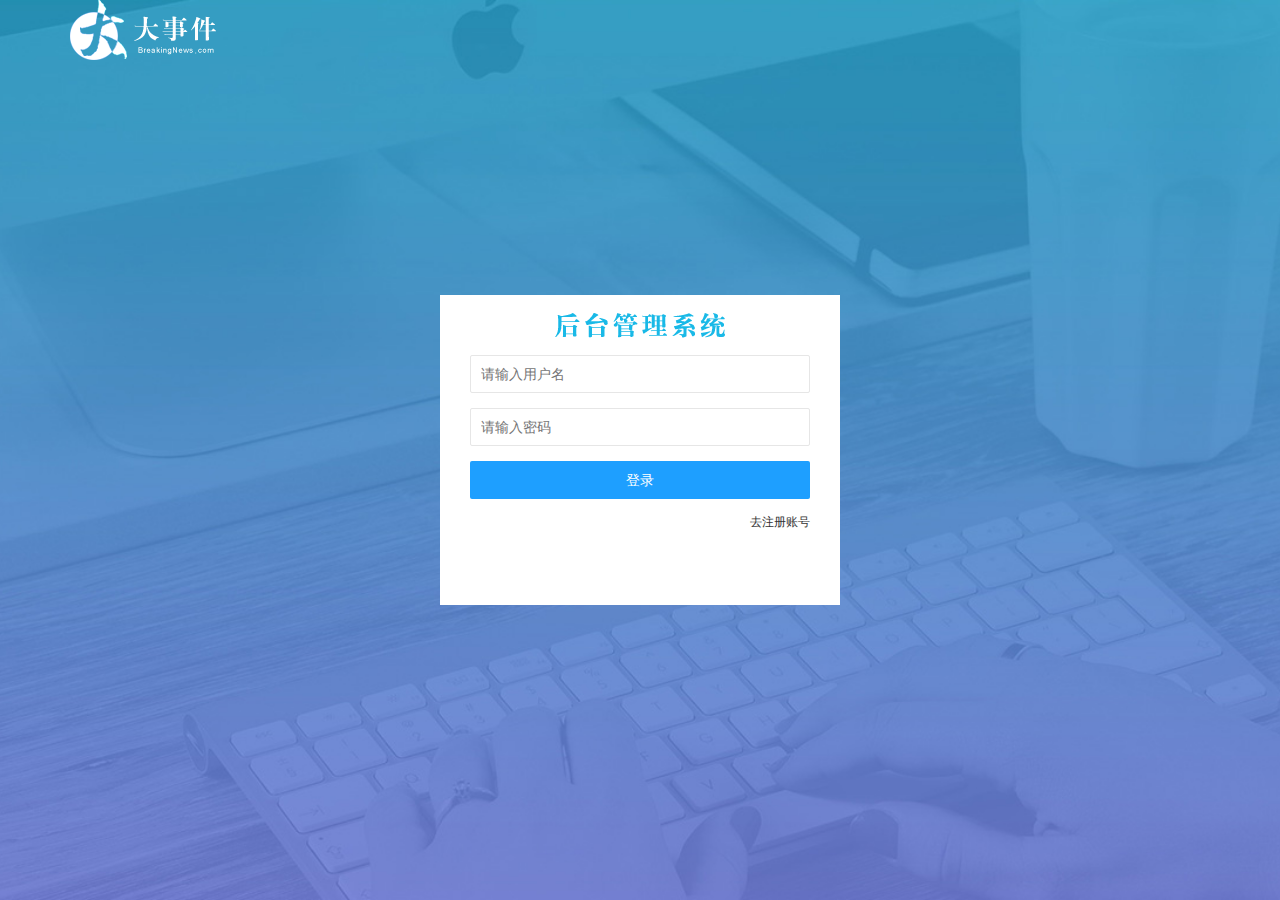
<file: login.html>
<!DOCTYPE html>
<html lang="en">
<head>
    <meta charset="UTF-8">
    <meta http-equiv="X-UA-Compatible" content="IE=edge">
    <meta name="viewport" content="width=device-width, initial-scale=1.0">
    <title>事件-登录</title>
    <!-- 导入自己的样式表 -->
    <link rel="stylesheet" href="./assets/css/login.css"/>
    <!-- 导入layui的样式 -->
    <link rel="stylesheet" href="/assets/lib/layui/css/layui.css">
</head>
<body>
    <!-- 头部的login区域 -->
    <div class="layui-main">
        <img src="/assets/images/logo.png" alt="">
    </div>

    <!-- 登录注册区域 -->
    <div class="loginAndRegBox">
        <div class="title-box"></div>
        <!-- 登录的div -->
        <div class="login-box">
            <!-- 登录的表单 -->
            <form class="layui-form" id="form_login">
                <!-- 用户名 -->
                <div class="layui-form-item">
                    <i class="layui-icon "></i>
                    <input type="text" name="username" required  lay-verify="required" placeholder="请输入用户名" autocomplete="off" class="layui-input">
                </div>
                <!-- 密码 -->
                <div class="layui-form-item">
                    <i class="layui-icon "></i>
                    <input type="password" name="password" required  lay-verify="required|pwd" placeholder="请输入密码" autocomplete="off" class="layui-input">
                </div>
                <!-- 登录按钮 -->
                <div class="layui-form-item">
                    <!-- 注意：表单提交按钮和普通按钮的区别，就是lay-submit属性 -->
                    <button class="layui-btn  layui-btn-fluid layui-btn-normal" lay-submit lay-filter="formDemo">登录</button>
                </div>
                <div class="layui-form-item links">
                    <a href="javascript:;" id="link_reg">去注册账号</a>
                </div>
            </form>
        </div>
        <!-- 注册的div -->
        <div class="reg-box">
            <!-- 注册的表单 -->
            <form class="layui-form" id="form_reg">
                <!-- 用户名 -->
                <div class="layui-form-item">
                    <i class="layui-icon "></i>
                    <input type="text" name="username" required  lay-verify="required" placeholder="请输入用户名" autocomplete="off" class="layui-input">
                </div>
                <!-- 密码 -->
                <div class="layui-form-item">
                    <i class="layui-icon "></i>
                    <input type="password" name="password" required  lay-verify="required|pwd" placeholder="请输入密码" autocomplete="off" class="layui-input">
                </div>
                <!-- 密码确认 -->
                <div class="layui-form-item">
                    <!-- layui-icon-password -->
                    <i class="layui-icon "></i>
                    <input type="password" name="repassword" required  lay-verify="required|pwd|repwd" placeholder="再次确认密码" autocomplete="off" class="layui-input">
                </div>
                <!-- 注册按钮 -->
                <div class="layui-form-item">
                    <!-- 注意：表单提交按钮和普通按钮的区别，就是lay-submit属性 -->
                    <button class="layui-btn  layui-btn-fluid layui-btn-normal" lay-submit lay-filter="formDemo">注册</button>
                </div>
                <div class="layui-form-item links">
                    <a href="javascript:;" id="link_login">去登录账号</a>
                </div>
            </form>
        </div>
    </div>

    <!-- 导入Layui的js文件 -->
    <script src="/assets/lib/layui/layui.all.js"></script>
    <!-- 导入jQuery -->
    <script src="/assets/lib/jquery.js"></script>
    <!--  导入自己封装的baseAPI.js-->
    <script src="/assets/js/baseAPI.js"></script>
    <!-- 导入自己的javascript 脚本 -->
    <script src="/assets/js/login.js"></script>
</body>
</html>
</file>
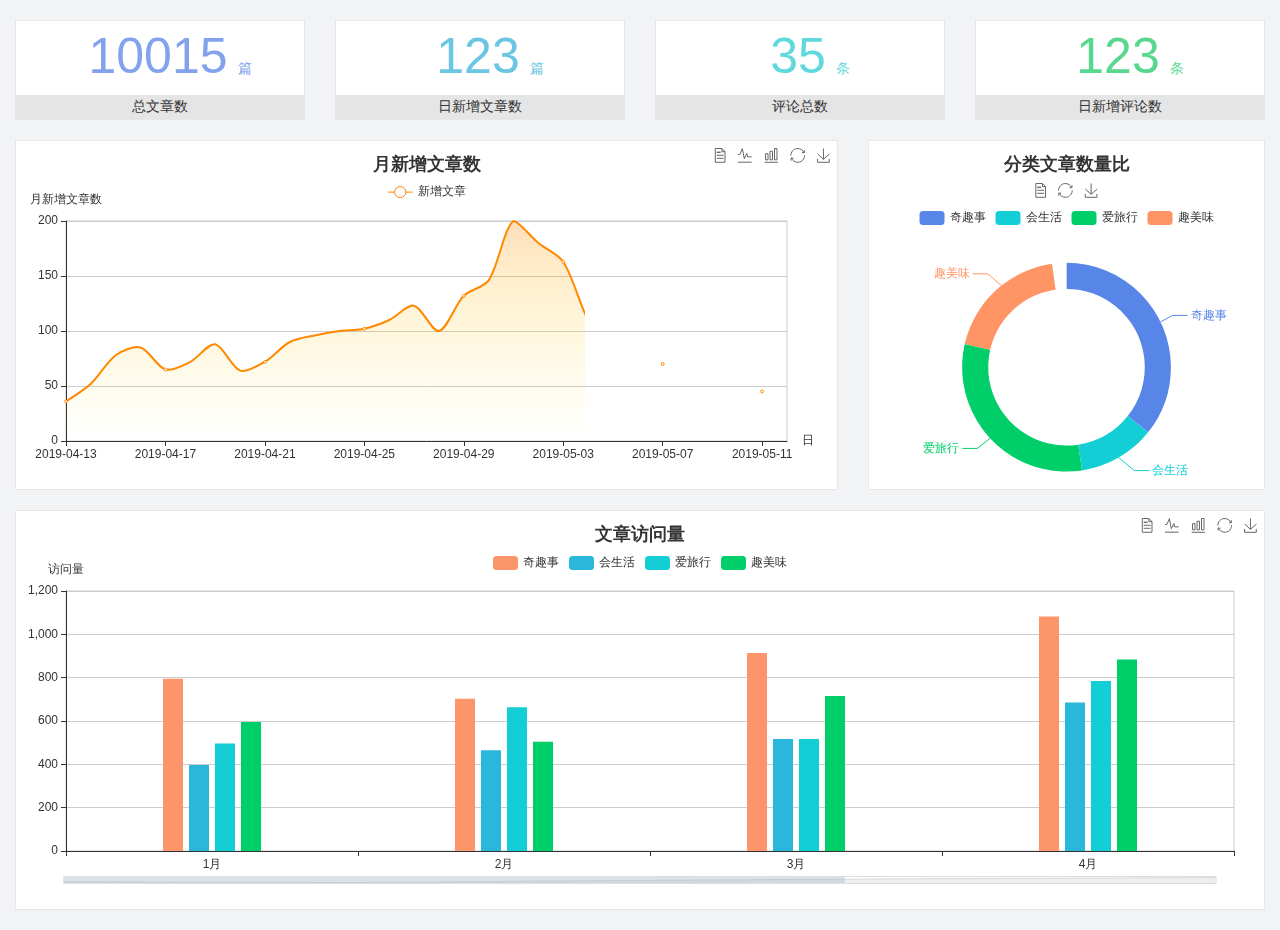
<file: home/dashboard.html>
<!DOCTYPE html>
<html lang="en">

<head>
  <meta charset="UTF-8">
  <meta name="viewport" content="width=device-width, initial-scale=1.0">
  <meta http-equiv="X-UA-Compatible" content="ie=edge">
  <title>图表统计</title>
  <link rel="stylesheet" href="../../assets/lib/bootstrap.css" />
  <link rel="stylesheet" href="../../assets/lib/main.css" />
  <script src="../../assets/lib/jquery.js"></script>
  <script type="text/javascript" src="../../assets/lib/echarts.min.js"></script>
</head>

<body>
  <div class="container-fluid">
    <div class="row spannel_list">
      <div class="col-sm-3 col-xs-6">
        <div class="spannel">
          <em>10015</em><span>篇</span>
          <b>总文章数</b>
        </div>
      </div>
      <div class="col-sm-3 col-xs-6">
        <div class="spannel scolor01">
          <em>123</em><span>篇</span>
          <b>日新增文章数</b>
        </div>
      </div>
      <div class="col-sm-3 col-xs-6">
        <div class="spannel scolor02">
          <em>35</em><span>条</span>
          <b>评论总数</b>
        </div>
      </div>
      <div class="col-sm-3 col-xs-6">
        <div class="spannel scolor03">
          <em>123</em><span>条</span>
          <b>日新增评论数</b>
        </div>
      </div>
    </div>
  </div>

  <div class="container-fluid">
    <div class="row curve-pie">
      <div class="col-lg-8 col-md-8">
        <div class="gragh_pannel" id="curve_show"></div>
      </div>
      <div class="col-lg-4 col-md-4">
        <div class="gragh_pannel" id="pie_show"></div>
      </div>
    </div>
  </div>

  <div class="container-fluid">
    <div class="column_pannel" id="column_show"></div>
  </div>

  <script>
    var oChart = echarts.init(document.getElementById('curve_show'));
    var aList_all = [
      { 'count': 36, 'date': '2019-04-13' },
      { 'count': 52, 'date': '2019-04-14' },
      { 'count': 78, 'date': '2019-04-15' },
      { 'count': 85, 'date': '2019-04-16' },
      { 'count': 65, 'date': '2019-04-17' },
      { 'count': 72, 'date': '2019-04-18' },
      { 'count': 88, 'date': '2019-04-19' },
      { 'count': 64, 'date': '2019-04-20' },
      { 'count': 72, 'date': '2019-04-21' },
      { 'count': 90, 'date': '2019-04-22' },
      { 'count': 96, 'date': '2019-04-23' },
      { 'count': 100, 'date': '2019-04-24' },
      { 'count': 102, 'date': '2019-04-25' },
      { 'count': 110, 'date': '2019-04-26' },
      { 'count': 123, 'date': '2019-04-27' },
      { 'count': 100, 'date': '2019-04-28' },
      { 'count': 132, 'date': '2019-04-29' },
      { 'count': 146, 'date': '2019-04-30' },
      { 'count': 200, 'date': '2019-05-01' },
      { 'count': 180, 'date': '2019-05-02' },
      { 'count': 163, 'date': '2019-05-03' },
      { 'count': 110, 'date': '2019-05-04' },
      { 'count': 80, 'date': '2019-05-05' },
      { 'count': 82, 'date': '2019-05-06' },
      { 'count': 70, 'date': '2019-05-07' },
      { 'count': 65, 'date': '2019-05-08' },
      { 'count': 54, 'date': '2019-05-09' },
      { 'count': 40, 'date': '2019-05-10' },
      { 'count': 45, 'date': '2019-05-11' },
      { 'count': 38, 'date': '2019-05-12' },
    ];

    let aCount = [];
    let aDate = [];

    for (var i = 0; i < aList_all.length; i++) {
      aCount.push(aList_all[i].count);
      aDate.push(aList_all[i].date);
    }

    var chartopt = {
      title: {
        text: '月新增文章数',
        left: 'center',
        top: '10'
      },
      tooltip: {
        trigger: 'axis'
      },
      legend: {
        data: ['新增文章'],
        top: '40'
      },
      toolbox: {
        show: true,
        feature: {
          mark: { show: true },
          dataView: { show: true, readOnly: false },
          magicType: { show: true, type: ['line', 'bar'] },
          restore: { show: true },
          saveAsImage: { show: true }
        }
      },
      calculable: true,
      xAxis: [
        {
          name: '日',
          type: 'category',
          boundaryGap: false,
          data: aDate
        }
      ],
      yAxis: [
        {
          name: '月新增文章数',
          type: 'value'
        }
      ],
      series: [
        {
          name: '新增文章',
          type: 'line',
          smooth: true,
          itemStyle: { normal: { areaStyle: { type: 'default' }, color: '#f80' }, lineStyle: { color: '#f80' } },
          data: aCount
        }],
      areaStyle: {
        normal: {
          color: new echarts.graphic.LinearGradient(0, 0, 0, 1, [{
            offset: 0,
            color: 'rgba(255,136,0,0.39)'
          }, {
            offset: .34,
            color: 'rgba(255,180,0,0.25)'
          }, {
            offset: 1,
            color: 'rgba(255,222,0,0.00)'
          }])

        }
      },
      grid: {
        show: true,
        x: 50,
        x2: 50,
        y: 80,
        height: 220
      }
    };

    oChart.setOption(chartopt);


    var oPie = echarts.init(document.getElementById('pie_show'));
    var oPieopt =
    {
      title: {
        top: 10,
        text: '分类文章数量比',
        x: 'center'
      },
      tooltip: {
        trigger: 'item',
        formatter: "{a} <br/>{b} : {c} ({d}%)"
      },
      color: ['#5885e8', '#13cfd5', '#00ce68', '#ff9565'],
      legend: {
        x: 'center',
        top: 65,
        data: ['奇趣事', '会生活', '爱旅行', '趣美味']
      },
      toolbox: {
        show: true,
        x: 'center',
        top: 35,
        feature: {
          mark: { show: true },
          dataView: { show: true, readOnly: false },
          magicType: {
            show: true,
            type: ['pie', 'funnel'],
            option: {
              funnel: {
                x: '25%',
                width: '50%',
                funnelAlign: 'left',
                max: 1548
              }
            }
          },
          restore: { show: true },
          saveAsImage: { show: true }
        }
      },
      calculable: true,
      series: [
        {
          name: '访问来源',
          type: 'pie',
          radius: ['45%', '60%'],
          center: ['50%', '65%'],
          data: [
            { value: 300, name: '奇趣事' },
            { value: 100, name: '会生活' },
            { value: 260, name: '爱旅行' },
            { value: 180, name: '趣美味' }
          ]
        }
      ]
    };
    oPie.setOption(oPieopt);



    var oColumn = this.echarts.init(document.getElementById('column_show'));
    var oColumnopt =
    {
      title: {
        text: '文章访问量',
        left: 'center',
        top: '10'
      },
      tooltip: {
        trigger: 'axis'
      },
      legend: {
        data: ['奇趣事', '会生活', '爱旅行', '趣美味'],
        top: '40'
      },
      toolbox: {
        show: true,
        feature: {
          mark: { show: true },
          dataView: { show: true, readOnly: false },
          magicType: { show: true, type: ['line', 'bar'] },
          restore: { show: true },
          saveAsImage: { show: true }
        }
      },
      calculable: true,
      xAxis: [
        {
          type: 'category',
          data: ['1月', '2月', '3月', '4月', '5月']
        }
      ],
      yAxis: [
        {
          name: '访问量',
          type: 'value'
        }
      ],
      series: [
        {
          name: '奇趣事',
          type: 'bar',
          barWidth: 20,
          itemStyle: {
            normal: { areaStyle: { type: 'default' }, color: '#fd956a' }
          },
          data: [800, 708, 920, 1090, 1200]
        },
        {
          name: '会生活',
          type: 'bar',
          barWidth: 20,
          itemStyle: {
            normal: { areaStyle: { type: 'default' }, color: '#2bb6db' }
          },
          data: [400, 468, 520, 690, 800]
        },
        {
          name: '爱旅行',
          type: 'bar',
          barWidth: 20,
          itemStyle: {
            normal: { areaStyle: { type: 'default' }, color: '#13cfd5' }
          },
          data: [500, 668, 520, 790, 900]
        },
        {
          name: '趣美味',
          type: 'bar',
          barWidth: 20,
          itemStyle: {
            normal: { areaStyle: { type: 'default' }, color: '#00ce68' }
          },
          data: [600, 508, 720, 890, 1000]
        }
      ],
      grid: {
        show: true,
        x: 50,
        x2: 30,
        y: 80,
        height: 260
      },
      dataZoom: [//给x轴设置滚动条
        {
          start: 0,//默认为0
          end: 100 - 1000 / 31,//默认为100
          type: 'slider',
          show: true,
          xAxisIndex: [0],
          handleSize: 0,//滑动条的 左右2个滑动条的大小
          height: 8,//组件高度
          left: 45, //左边的距离
          right: 50,//右边的距离
          bottom: 26,//右边的距离
          handleColor: '#ddd',//h滑动图标的颜色
          handleStyle: {
            borderColor: "#cacaca",
            borderWidth: "1",
            shadowBlur: 2,
            background: "#ddd",
            shadowColor: "#ddd",
          }
        }]
    };
    oColumn.setOption(oColumnopt);
  </script>
</body>

</html>
</file>
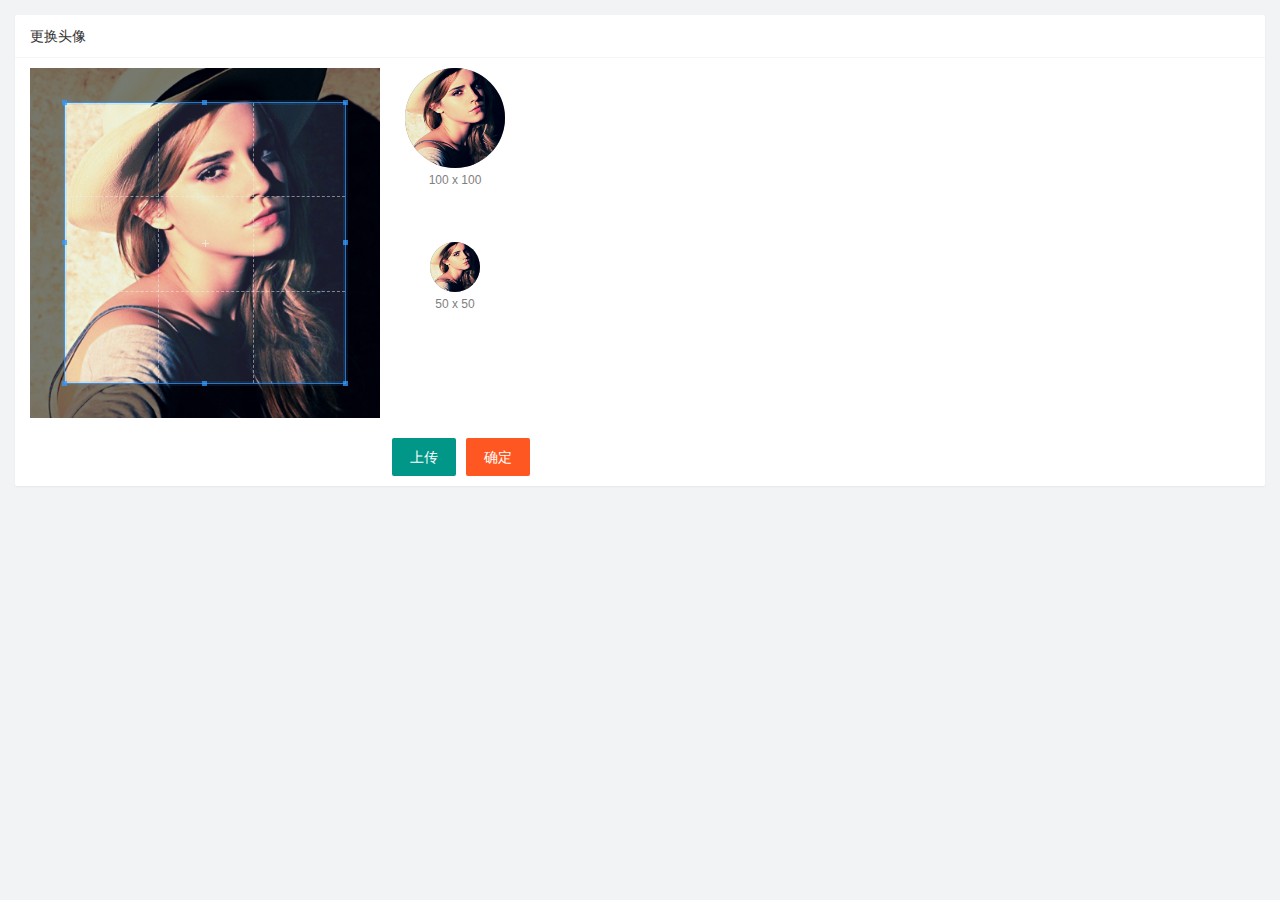
<file: user/user_avatar.html>
<!DOCTYPE html>
<html lang="en">
<head>
    <meta charset="UTF-8">
    <meta http-equiv="X-UA-Compatible" content="IE=edge">
    <meta name="viewport" content="width=device-width, initial-scale=1.0">
    <title>Document</title>
    <link rel="stylesheet" href="/assets/lib/layui/css/layui.css">
    <link rel="stylesheet" href="/assets/lib/cropper/cropper.css" />
    <link rel="stylesheet" href="/assets/css/user/user_avatar.css">

</head>
<body>
    <!-- 卡片区域 -->
    <div class="layui-card">
        <div class="layui-card-header">更换头像</div>
        <div class="layui-card-body">
            <!-- 第一行的图片裁剪和预览区域 -->
  <div class="row1">
    <!-- 图片裁剪区域 -->
    <div class="cropper-box">
      <!-- 这个 img 标签很重要，将来会把它初始化为裁剪区域 -->
      <img id="image" src="/assets/images/sample.jpg" />
    </div>
    <!-- 图片的预览区域 -->
    <div class="preview-box">
      <div>
        <!-- 宽高为 100px 的预览区域 -->
        <div class="img-preview w100"></div>
        <p class="size">100 x 100</p>
      </div>
      <div>
        <!-- 宽高为 50px 的预览区域 -->
        <div class="img-preview w50"></div>
        <p class="size">50 x 50</p>
      </div>
    </div>
  </div>

  <!-- 第二行的按钮区域 -->
  <div class="row2">
    <!-- 通过accept属性可以选择什么类型的文件 -->
    <input type="file" id="file" accept="image/png,image/jpeg">
    <button type="button" class="layui-btn" id="btnChooseImage">上传</button>
    <button type="button" class="layui-btn layui-btn-danger" id="btnUpload">确定</button>
  </div>
        </div>
      </div>
      <script src="/assets/lib/layui/layui.all.js"></script>
      <script src="/assets/lib/jquery.js"></script>
      <script src="/assets/lib/cropper/Cropper.js"></script>
      <script src="/assets/lib/cropper/jquery-cropper.js"></script>
      <script src="/assets/js/baseAPI.js"></script>
      <script src="/assets/js/user/user_avatar.js"></script>
    </body>
</html>
</file>
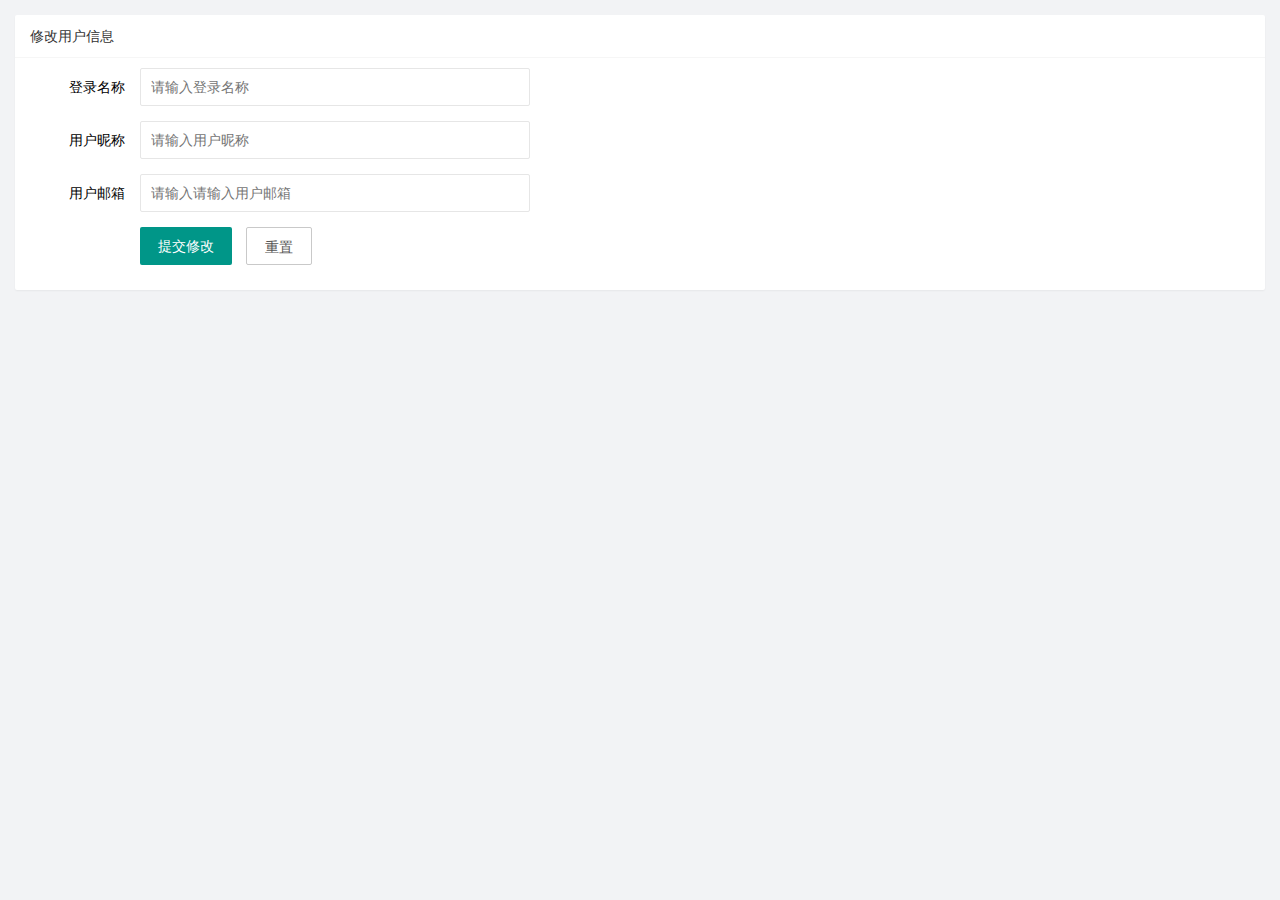
<file: user/user_info.html>
<!DOCTYPE html>
<html lang="en">
<head>
    <meta charset="UTF-8">
    <meta http-equiv="X-UA-Compatible" content="IE=edge">
    <meta name="viewport" content="width=device-width, initial-scale=1.0">
    <title>Document</title>
    <!-- 导入layui的样式 -->
    <link rel="stylesheet" href="/assets/lib/layui/css/layui.css">
    <!-- 导入自己的样式 -->
    <link rel="stylesheet" href="/assets/css/user/user_info.css">
</head>
<body>
    <!-- 卡片区域 -->
    <div class="layui-card">
        <div class="layui-card-header">修改用户信息</div>
        <div class="layui-card-body">
         <!-- form表单区域 -->
         <form class="layui-form"  lay-filter="formUserInfo">
            <!-- 这是隐藏域 -->
            <input type="hidden" name="id">
            <div class="layui-form-item">
              <label class="layui-form-label">登录名称</label>
              <div class="layui-input-block">
                <input type="text" name="username" required  lay-verify="required|nickname" placeholder="请输入登录名称" autocomplete="off" class="layui-input" readonly>
              </div>
            </div>

            <div class="layui-form-item">
                <label class="layui-form-label">用户昵称</label>
                <div class="layui-input-block">
                  <input type="text" name="nickname" required  lay-verify="required" placeholder="请输入用户昵称" autocomplete="off" class="layui-input">
                </div>
              </div>

              <div class="layui-form-item">
                <label class="layui-form-label">用户邮箱</label>
                <div class="layui-input-block">
                  <input type="text" name="email" required  lay-verify="required|email" placeholder="请输入请输入用户邮箱" autocomplete="off" class="layui-input">
                </div>
              </div>

              <div class="layui-form-item">
                <div class="layui-input-block">
                  <button  class="layui-btn" lay-submit lay-filter="formDemo">提交修改</button>
                  <button type="reset" class="layui-btn layui-btn-primary"  id="btnReset">重置</button>
                </div>
              </div>
            </form>
        </div>
      </div>

      <!-- 导入layui的js -->
      <script src="/assets/lib/layui/layui.all.js"></script>
      <!-- 导入jQuery -->
      <script src="/assets/lib/jquery.js"></script>
      <!-- 导入baseAPI -->
      <script src="/assets/js/baseAPI.js"></script>
      <!-- 导入自己的js -->
      <script src="/assets/js/user/user_info.js"></script>
</body>
</html>
</file>
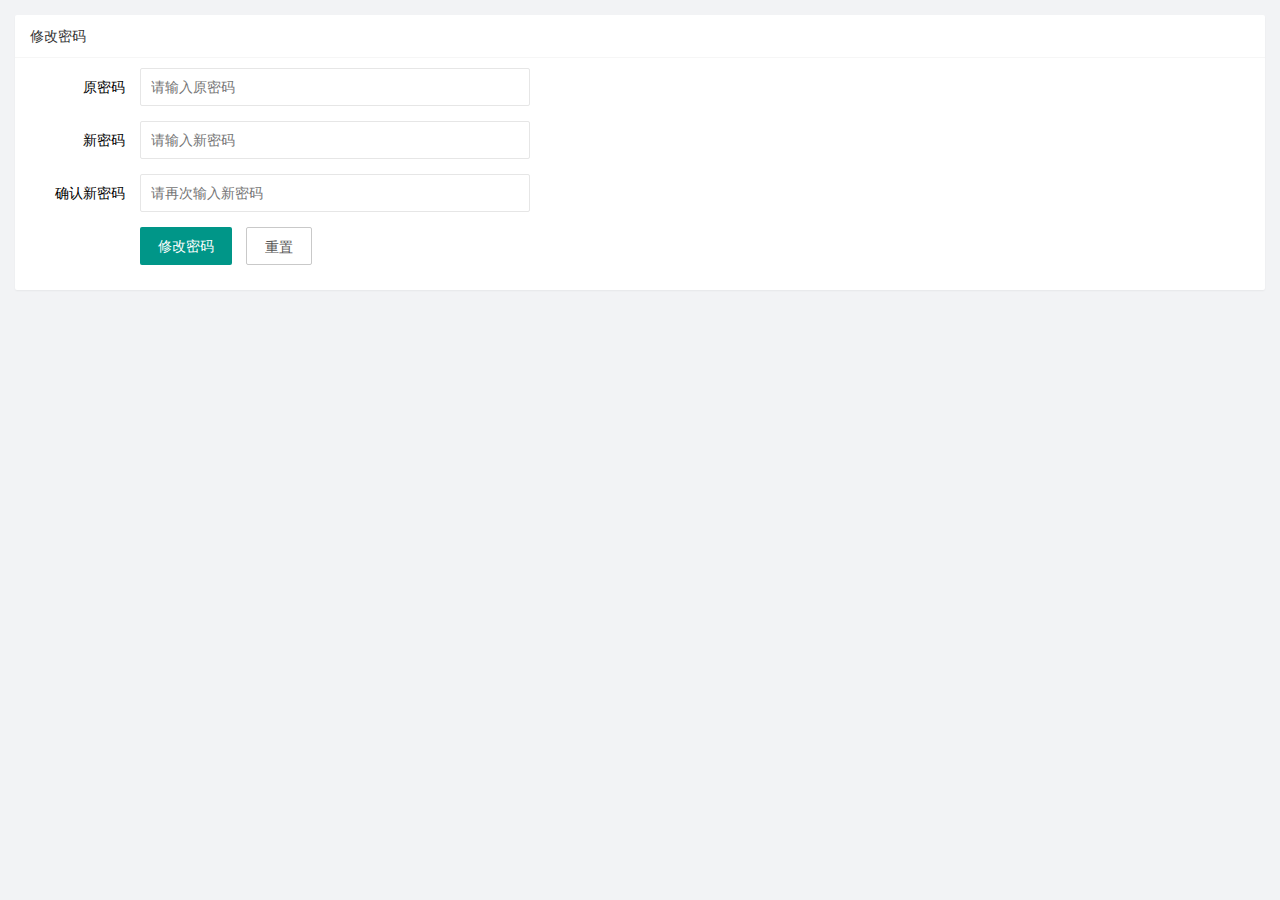
<file: user/user_pwd.html>
<!DOCTYPE html>
<html lang="en">
<head>
    <meta charset="UTF-8">
    <meta http-equiv="X-UA-Compatible" content="IE=edge">
    <meta name="viewport" content="width=device-width, initial-scale=1.0">
    <title>Document</title>
    <link rel="stylesheet" href="/assets/lib/layui/css/layui.css">
    <link rel="stylesheet" href="/assets/css/user/user_pwd.css">
</head>
<body>
    <!-- 卡片区域 -->
    <div class="layui-card">
        <div class="layui-card-header">修改密码</div>
        <div class="layui-card-body">
            <form class="layui-form">
                <div class="layui-form-item">
                  <label class="layui-form-label">原密码</label>
                  <div class="layui-input-block">
                    <input type="password" name="oldPwd" required  lay-verify="required|pwd" placeholder="请输入原密码" autocomplete="off" class="layui-input">
                  </div>
                </div>
                <div class="layui-form-item">
                    <label class="layui-form-label">新密码</label>
                    <div class="layui-input-block">
                      <input type="password" name="newPwd" required  lay-verify="required|pwd|samePwd" placeholder="请输入新密码" autocomplete="off" class="layui-input">
                    </div>
                  </div>
                  <div class="layui-form-item">
                    <label class="layui-form-label">确认新密码</label>
                    <div class="layui-input-block">
                      <input type="password" name="rePwd" required  lay-verify="required|pwd|rePwd" placeholder="请再次输入新密码" autocomplete="off" class="layui-input">
                    </div>
                  </div>
                  <div class="layui-form-item">
                    <div class="layui-input-block">
                      <button class="layui-btn" lay-submit lay-filter="formDemo">修改密码</button>
                      <button type="reset" class="layui-btn layui-btn-primary">重置</button>
                    </div>
                  </div>
            </form>
        </div>
      </div>

      <!-- 导入layui的js文件 -->
      <script src="/assets/lib/layui/layui.all.js"></script>
      <!-- 导入jQuery -->
      <script src="/assets/lib/jquery.js"></script>
      <!-- 导入 baseAPI -->
      <script src="/assets/js/baseAPI.js"></script>
      <!-- 导入自己的js文件 -->
      <script src="/assets/js/user/user_pwd.js"></script>
</body>
</html>
</file>
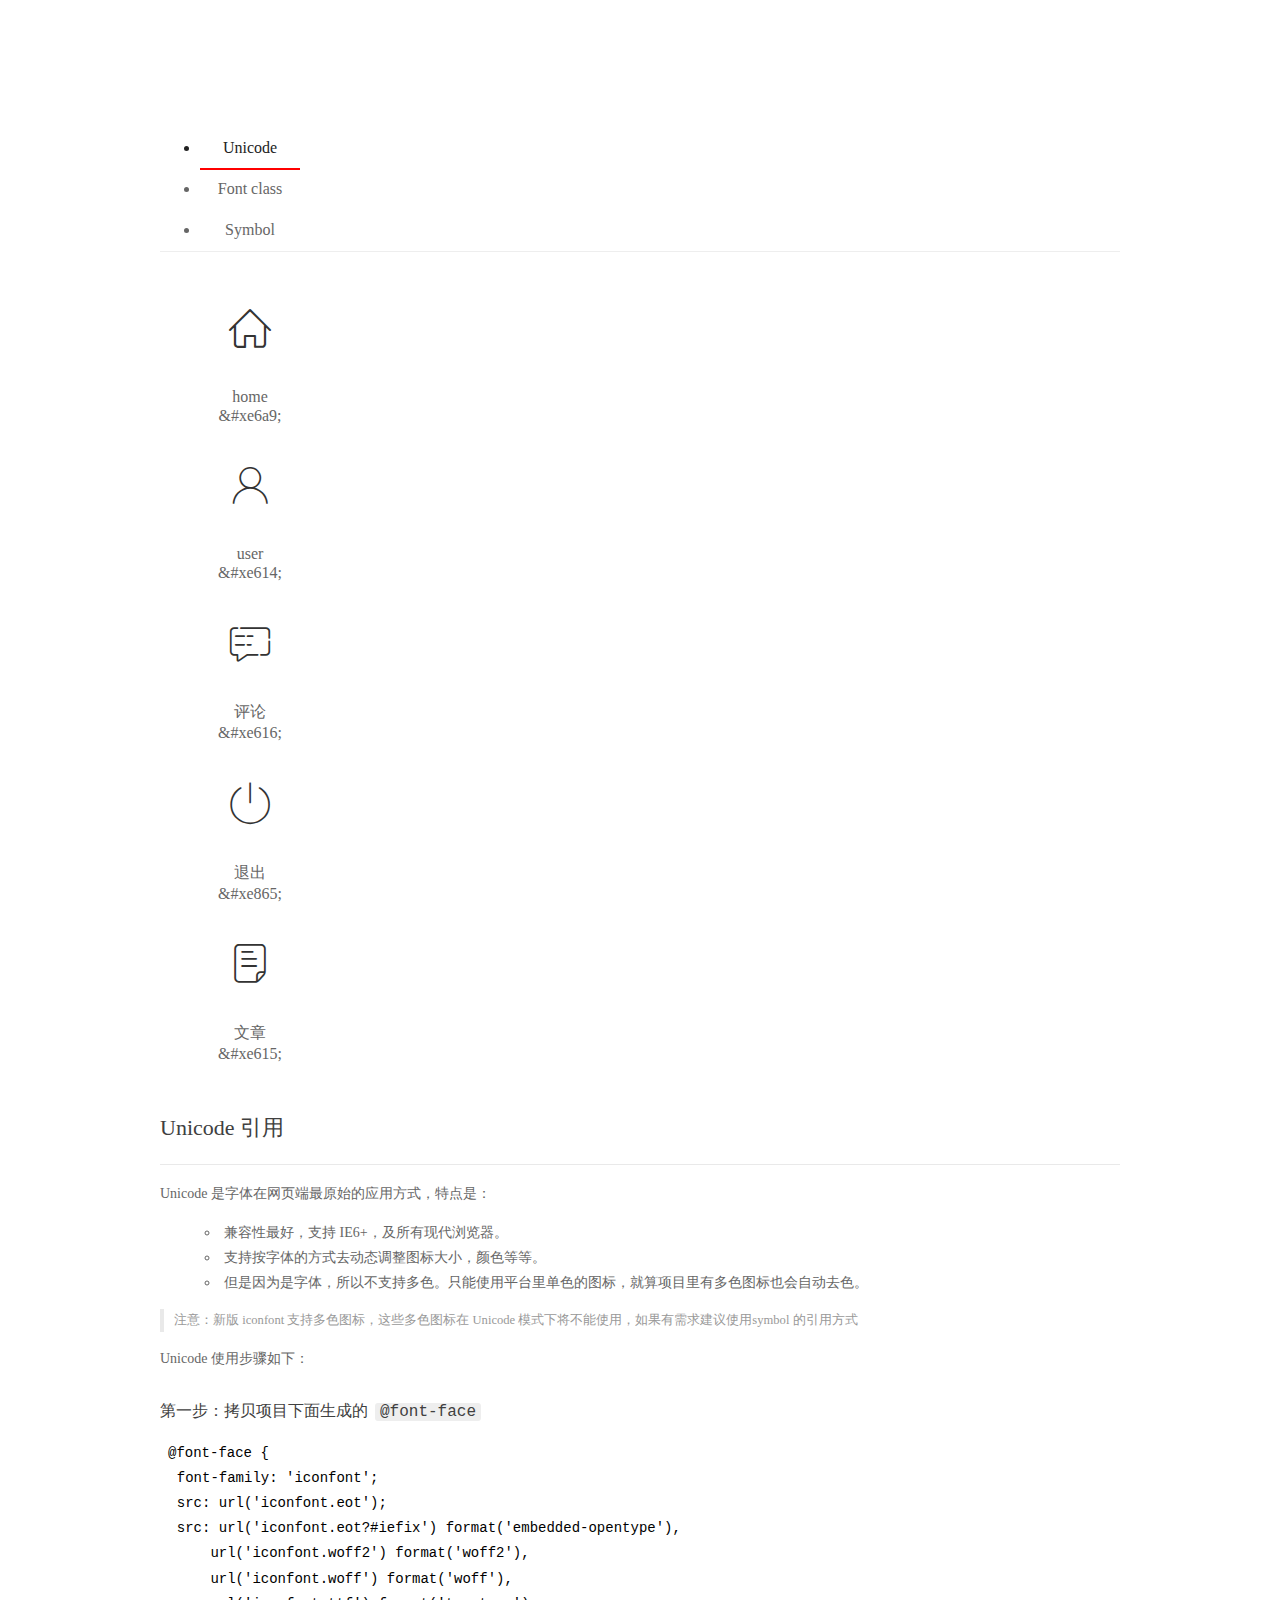
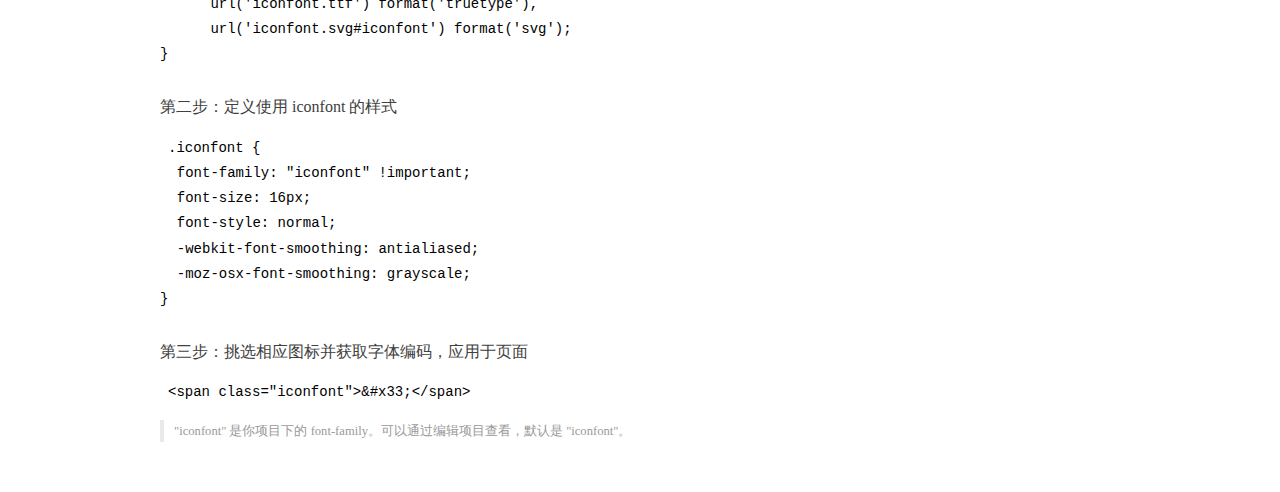
<file: assets/fonts/demo_index.html>
<!DOCTYPE html>
<html>
<head>
  <meta charset="utf-8"/>
  <title>IconFont Demo</title>
  <link rel="shortcut icon" href="https://gtms04.alicdn.com/tps/i4/TB1_oz6GVXXXXaFXpXXJDFnIXXX-64-64.ico" type="image/x-icon"/>
  <link rel="stylesheet" href="https://g.alicdn.com/thx/cube/1.3.2/cube.min.css">
  <link rel="stylesheet" href="demo.css">
  <link rel="stylesheet" href="iconfont.css">
  <script src="iconfont.js"></script>
  <!-- jQuery -->
  <script src="https://a1.alicdn.com/oss/uploads/2018/12/26/7bfddb60-08e8-11e9-9b04-53e73bb6408b.js"></script>
  <!-- 代码高亮 -->
  <script src="https://a1.alicdn.com/oss/uploads/2018/12/26/a3f714d0-08e6-11e9-8a15-ebf944d7534c.js"></script>
</head>
<body>
  <div class="main">
    <h1 class="logo"><a href="https://www.iconfont.cn/" title="iconfont 首页" target="_blank">&#xe86b;</a></h1>
    <div class="nav-tabs">
      <ul id="tabs" class="dib-box">
        <li class="dib active"><span>Unicode</span></li>
        <li class="dib"><span>Font class</span></li>
        <li class="dib"><span>Symbol</span></li>
      </ul>
      
    </div>
    <div class="tab-container">
      <div class="content unicode" style="display: block;">
          <ul class="icon_lists dib-box">
          
            <li class="dib">
              <span class="icon iconfont">&#xe6a9;</span>
                <div class="name">home</div>
                <div class="code-name">&amp;#xe6a9;</div>
              </li>
          
            <li class="dib">
              <span class="icon iconfont">&#xe614;</span>
                <div class="name">user</div>
                <div class="code-name">&amp;#xe614;</div>
              </li>
          
            <li class="dib">
              <span class="icon iconfont">&#xe616;</span>
                <div class="name">评论</div>
                <div class="code-name">&amp;#xe616;</div>
              </li>
          
            <li class="dib">
              <span class="icon iconfont">&#xe865;</span>
                <div class="name">退出</div>
                <div class="code-name">&amp;#xe865;</div>
              </li>
          
            <li class="dib">
              <span class="icon iconfont">&#xe615;</span>
                <div class="name">文章</div>
                <div class="code-name">&amp;#xe615;</div>
              </li>
          
          </ul>
          <div class="article markdown">
          <h2 id="unicode-">Unicode 引用</h2>
          <hr>

          <p>Unicode 是字体在网页端最原始的应用方式，特点是：</p>
          <ul>
            <li>兼容性最好，支持 IE6+，及所有现代浏览器。</li>
            <li>支持按字体的方式去动态调整图标大小，颜色等等。</li>
            <li>但是因为是字体，所以不支持多色。只能使用平台里单色的图标，就算项目里有多色图标也会自动去色。</li>
          </ul>
          <blockquote>
            <p>注意：新版 iconfont 支持多色图标，这些多色图标在 Unicode 模式下将不能使用，如果有需求建议使用symbol 的引用方式</p>
          </blockquote>
          <p>Unicode 使用步骤如下：</p>
          <h3 id="-font-face">第一步：拷贝项目下面生成的 <code>@font-face</code></h3>
<pre><code class="language-css"
>@font-face {
  font-family: 'iconfont';
  src: url('iconfont.eot');
  src: url('iconfont.eot?#iefix') format('embedded-opentype'),
      url('iconfont.woff2') format('woff2'),
      url('iconfont.woff') format('woff'),
      url('iconfont.ttf') format('truetype'),
      url('iconfont.svg#iconfont') format('svg');
}
</code></pre>
          <h3 id="-iconfont-">第二步：定义使用 iconfont 的样式</h3>
<pre><code class="language-css"
>.iconfont {
  font-family: "iconfont" !important;
  font-size: 16px;
  font-style: normal;
  -webkit-font-smoothing: antialiased;
  -moz-osx-font-smoothing: grayscale;
}
</code></pre>
          <h3 id="-">第三步：挑选相应图标并获取字体编码，应用于页面</h3>
<pre>
<code class="language-html"
>&lt;span class="iconfont"&gt;&amp;#x33;&lt;/span&gt;
</code></pre>
          <blockquote>
            <p>"iconfont" 是你项目下的 font-family。可以通过编辑项目查看，默认是 "iconfont"。</p>
          </blockquote>
          </div>
      </div>
      <div class="content font-class">
        <ul class="icon_lists dib-box">
          
          <li class="dib">
            <span class="icon iconfont icon-home"></span>
            <div class="name">
              home
            </div>
            <div class="code-name">.icon-home
            </div>
          </li>
          
          <li class="dib">
            <span class="icon iconfont icon-user"></span>
            <div class="name">
              user
            </div>
            <div class="code-name">.icon-user
            </div>
          </li>
          
          <li class="dib">
            <span class="icon iconfont icon-pinglun"></span>
            <div class="name">
              评论
            </div>
            <div class="code-name">.icon-pinglun
            </div>
          </li>
          
          <li class="dib">
            <span class="icon iconfont icon-tuichu"></span>
            <div class="name">
              退出
            </div>
            <div class="code-name">.icon-tuichu
            </div>
          </li>
          
          <li class="dib">
            <span class="icon iconfont icon-16"></span>
            <div class="name">
              文章
            </div>
            <div class="code-name">.icon-16
            </div>
          </li>
          
        </ul>
        <div class="article markdown">
        <h2 id="font-class-">font-class 引用</h2>
        <hr>

        <p>font-class 是 Unicode 使用方式的一种变种，主要是解决 Unicode 书写不直观，语意不明确的问题。</p>
        <p>与 Unicode 使用方式相比，具有如下特点：</p>
        <ul>
          <li>兼容性良好，支持 IE8+，及所有现代浏览器。</li>
          <li>相比于 Unicode 语意明确，书写更直观。可以很容易分辨这个 icon 是什么。</li>
          <li>因为使用 class 来定义图标，所以当要替换图标时，只需要修改 class 里面的 Unicode 引用。</li>
          <li>不过因为本质上还是使用的字体，所以多色图标还是不支持的。</li>
        </ul>
        <p>使用步骤如下：</p>
        <h3 id="-fontclass-">第一步：引入项目下面生成的 fontclass 代码：</h3>
<pre><code class="language-html">&lt;link rel="stylesheet" href="./iconfont.css"&gt;
</code></pre>
        <h3 id="-">第二步：挑选相应图标并获取类名，应用于页面：</h3>
<pre><code class="language-html">&lt;span class="iconfont icon-xxx"&gt;&lt;/span&gt;
</code></pre>
        <blockquote>
          <p>"
            iconfont" 是你项目下的 font-family。可以通过编辑项目查看，默认是 "iconfont"。</p>
        </blockquote>
      </div>
      </div>
      <div class="content symbol">
          <ul class="icon_lists dib-box">
          
            <li class="dib">
                <svg class="icon svg-icon" aria-hidden="true">
                  <use xlink:href="#icon-home"></use>
                </svg>
                <div class="name">home</div>
                <div class="code-name">#icon-home</div>
            </li>
          
            <li class="dib">
                <svg class="icon svg-icon" aria-hidden="true">
                  <use xlink:href="#icon-user"></use>
                </svg>
                <div class="name">user</div>
                <div class="code-name">#icon-user</div>
            </li>
          
            <li class="dib">
                <svg class="icon svg-icon" aria-hidden="true">
                  <use xlink:href="#icon-pinglun"></use>
                </svg>
                <div class="name">评论</div>
                <div class="code-name">#icon-pinglun</div>
            </li>
          
            <li class="dib">
                <svg class="icon svg-icon" aria-hidden="true">
                  <use xlink:href="#icon-tuichu"></use>
                </svg>
                <div class="name">退出</div>
                <div class="code-name">#icon-tuichu</div>
            </li>
          
            <li class="dib">
                <svg class="icon svg-icon" aria-hidden="true">
                  <use xlink:href="#icon-16"></use>
                </svg>
                <div class="name">文章</div>
                <div class="code-name">#icon-16</div>
            </li>
          
          </ul>
          <div class="article markdown">
          <h2 id="symbol-">Symbol 引用</h2>
          <hr>

          <p>这是一种全新的使用方式，应该说这才是未来的主流，也是平台目前推荐的用法。相关介绍可以参考这篇<a href="">文章</a>
            这种用法其实是做了一个 SVG 的集合，与另外两种相比具有如下特点：</p>
          <ul>
            <li>支持多色图标了，不再受单色限制。</li>
            <li>通过一些技巧，支持像字体那样，通过 <code>font-size</code>, <code>color</code> 来调整样式。</li>
            <li>兼容性较差，支持 IE9+，及现代浏览器。</li>
            <li>浏览器渲染 SVG 的性能一般，还不如 png。</li>
          </ul>
          <p>使用步骤如下：</p>
          <h3 id="-symbol-">第一步：引入项目下面生成的 symbol 代码：</h3>
<pre><code class="language-html">&lt;script src="./iconfont.js"&gt;&lt;/script&gt;
</code></pre>
          <h3 id="-css-">第二步：加入通用 CSS 代码（引入一次就行）：</h3>
<pre><code class="language-html">&lt;style&gt;
.icon {
  width: 1em;
  height: 1em;
  vertical-align: -0.15em;
  fill: currentColor;
  overflow: hidden;
}
&lt;/style&gt;
</code></pre>
          <h3 id="-">第三步：挑选相应图标并获取类名，应用于页面：</h3>
<pre><code class="language-html">&lt;svg class="icon" aria-hidden="true"&gt;
  &lt;use xlink:href="#icon-xxx"&gt;&lt;/use&gt;
&lt;/svg&gt;
</code></pre>
          </div>
      </div>

    </div>
  </div>
  <script>
  $(document).ready(function () {
      $('.tab-container .content:first').show()

      $('#tabs li').click(function (e) {
        var tabContent = $('.tab-container .content')
        var index = $(this).index()

        if ($(this).hasClass('active')) {
          return
        } else {
          $('#tabs li').removeClass('active')
          $(this).addClass('active')

          tabContent.hide().eq(index).fadeIn()
        }
      })
    })
  </script>
</body>
</html>
</file>
<file: assets/css/login.css>
html, body{
    margin: 0;
    padding: 0;
    height: 100%;
    width: 100%;
    /* background-color: red; */
    background: url('/assets/images/login_bg.jpg') no-repeat center;
    background-size: cover;
}

.loginAndRegBox{
    position: absolute;
    left: 50%;
    top: 50%;
    transform: translate(-50%,-50%);
width: 400px;
height: 310px;
background-color: #fff;

}
.title-box{
    height: 60px;
    background: url(/assets/images/login_title.png) no-repeat center;

}

.reg-box{
    display: none;
}

.layui-form{
    padding: 0 30px;
}
.links{
    display:flex ;
    justify-content: flex-end;
}
.links a{
    font-size: 12px;
}

.layui-form-item{
position: relative;
}
.layui-icon{
    /* padding-right: 32px ; */
    position: absolute;
    left: 10px;
    top: 10px;
}
.layui-input{
    padding-left: 32px;
}
</file>
<file: assets/lib/layui/css/layui.css>
/** layui-v2.5.5 MIT License By https://www.layui.com */
 .layui-inline,img{display:inline-block;vertical-align:middle}h1,h2,h3,h4,h5,h6{font-weight:400}.layui-edge,.layui-header,.layui-inline,.layui-main{position:relative}.layui-body,.layui-edge,.layui-elip{overflow:hidden}.layui-btn,.layui-edge,.layui-inline,img{vertical-align:middle}.layui-btn,.layui-disabled,.layui-icon,.layui-unselect{-moz-user-select:none;-webkit-user-select:none;-ms-user-select:none}.layui-elip,.layui-form-checkbox span,.layui-form-pane .layui-form-label{text-overflow:ellipsis;white-space:nowrap}.layui-breadcrumb,.layui-tree-btnGroup{visibility:hidden}blockquote,body,button,dd,div,dl,dt,form,h1,h2,h3,h4,h5,h6,input,li,ol,p,pre,td,textarea,th,ul{margin:0;padding:0;-webkit-tap-highlight-color:rgba(0,0,0,0)}a:active,a:hover{outline:0}img{border:none}li{list-style:none}table{border-collapse:collapse;border-spacing:0}h4,h5,h6{font-size:100%}button,input,optgroup,option,select,textarea{font-family:inherit;font-size:inherit;font-style:inherit;font-weight:inherit;outline:0}pre{white-space:pre-wrap;white-space:-moz-pre-wrap;white-space:-pre-wrap;white-space:-o-pre-wrap;word-wrap:break-word}body{line-height:24px;font:14px Helvetica Neue,Helvetica,PingFang SC,Tahoma,Arial,sans-serif}hr{height:1px;margin:10px 0;border:0;clear:both}a{color:#333;text-decoration:none}a:hover{color:#777}a cite{font-style:normal;*cursor:pointer}.layui-border-box,.layui-border-box *{box-sizing:border-box}.layui-box,.layui-box *{box-sizing:content-box}.layui-clear{clear:both;*zoom:1}.layui-clear:after{content:'\20';clear:both;*zoom:1;display:block;height:0}.layui-inline{*display:inline;*zoom:1}.layui-edge{display:inline-block;width:0;height:0;border-width:6px;border-style:dashed;border-color:transparent}.layui-edge-top{top:-4px;border-bottom-color:#999;border-bottom-style:solid}.layui-edge-right{border-left-color:#999;border-left-style:solid}.layui-edge-bottom{top:2px;border-top-color:#999;border-top-style:solid}.layui-edge-left{border-right-color:#999;border-right-style:solid}.layui-disabled,.layui-disabled:hover{color:#d2d2d2!important;cursor:not-allowed!important}.layui-circle{border-radius:100%}.layui-show{display:block!important}.layui-hide{display:none!important}@font-face{font-family:layui-icon;src:url(../font/iconfont.eot?v=250);src:url(../font/iconfont.eot?v=250#iefix) format('embedded-opentype'),url(../font/iconfont.woff2?v=250) format('woff2'),url(../font/iconfont.woff?v=250) format('woff'),url(../font/iconfont.ttf?v=250) format('truetype'),url(../font/iconfont.svg?v=250#layui-icon) format('svg')}.layui-icon{font-family:layui-icon!important;font-size:16px;font-style:normal;-webkit-font-smoothing:antialiased;-moz-osx-font-smoothing:grayscale}.layui-icon-reply-fill:before{content:"\e611"}.layui-icon-set-fill:before{content:"\e614"}.layui-icon-menu-fill:before{content:"\e60f"}.layui-icon-search:before{content:"\e615"}.layui-icon-share:before{content:"\e641"}.layui-icon-set-sm:before{content:"\e620"}.layui-icon-engine:before{content:"\e628"}.layui-icon-close:before{content:"\1006"}.layui-icon-close-fill:before{content:"\1007"}.layui-icon-chart-screen:before{content:"\e629"}.layui-icon-star:before{content:"\e600"}.layui-icon-circle-dot:before{content:"\e617"}.layui-icon-chat:before{content:"\e606"}.layui-icon-release:before{content:"\e609"}.layui-icon-list:before{content:"\e60a"}.layui-icon-chart:before{content:"\e62c"}.layui-icon-ok-circle:before{content:"\1005"}.layui-icon-layim-theme:before{content:"\e61b"}.layui-icon-table:before{content:"\e62d"}.layui-icon-right:before{content:"\e602"}.layui-icon-left:before{content:"\e603"}.layui-icon-cart-simple:before{content:"\e698"}.layui-icon-face-cry:before{content:"\e69c"}.layui-icon-face-smile:before{content:"\e6af"}.layui-icon-survey:before{content:"\e6b2"}.layui-icon-tree:before{content:"\e62e"}.layui-icon-upload-circle:before{content:"\e62f"}.layui-icon-add-circle:before{content:"\e61f"}.layui-icon-download-circle:before{content:"\e601"}.layui-icon-templeate-1:before{content:"\e630"}.layui-icon-util:before{content:"\e631"}.layui-icon-face-surprised:before{content:"\e664"}.layui-icon-edit:before{content:"\e642"}.layui-icon-speaker:before{content:"\e645"}.layui-icon-down:before{content:"\e61a"}.layui-icon-file:before{content:"\e621"}.layui-icon-layouts:before{content:"\e632"}.layui-icon-rate-half:before{content:"\e6c9"}.layui-icon-add-circle-fine:before{content:"\e608"}.layui-icon-prev-circle:before{content:"\e633"}.layui-icon-read:before{content:"\e705"}.layui-icon-404:before{content:"\e61c"}.layui-icon-carousel:before{content:"\e634"}.layui-icon-help:before{content:"\e607"}.layui-icon-code-circle:before{content:"\e635"}.layui-icon-water:before{content:"\e636"}.layui-icon-username:before{content:"\e66f"}.layui-icon-find-fill:before{content:"\e670"}.layui-icon-about:before{content:"\e60b"}.layui-icon-location:before{content:"\e715"}.layui-icon-up:before{content:"\e619"}.layui-icon-pause:before{content:"\e651"}.layui-icon-date:before{content:"\e637"}.layui-icon-layim-uploadfile:before{content:"\e61d"}.layui-icon-delete:before{content:"\e640"}.layui-icon-play:before{content:"\e652"}.layui-icon-top:before{content:"\e604"}.layui-icon-friends:before{content:"\e612"}.layui-icon-refresh-3:before{content:"\e9aa"}.layui-icon-ok:before{content:"\e605"}.layui-icon-layer:before{content:"\e638"}.layui-icon-face-smile-fine:before{content:"\e60c"}.layui-icon-dollar:before{content:"\e659"}.layui-icon-group:before{content:"\e613"}.layui-icon-layim-download:before{content:"\e61e"}.layui-icon-picture-fine:before{content:"\e60d"}.layui-icon-link:before{content:"\e64c"}.layui-icon-diamond:before{content:"\e735"}.layui-icon-log:before{content:"\e60e"}.layui-icon-rate-solid:before{content:"\e67a"}.layui-icon-fonts-del:before{content:"\e64f"}.layui-icon-unlink:before{content:"\e64d"}.layui-icon-fonts-clear:before{content:"\e639"}.layui-icon-triangle-r:before{content:"\e623"}.layui-icon-circle:before{content:"\e63f"}.layui-icon-radio:before{content:"\e643"}.layui-icon-align-center:before{content:"\e647"}.layui-icon-align-right:before{content:"\e648"}.layui-icon-align-left:before{content:"\e649"}.layui-icon-loading-1:before{content:"\e63e"}.layui-icon-return:before{content:"\e65c"}.layui-icon-fonts-strong:before{content:"\e62b"}.layui-icon-upload:before{content:"\e67c"}.layui-icon-dialogue:before{content:"\e63a"}.layui-icon-video:before{content:"\e6ed"}.layui-icon-headset:before{content:"\e6fc"}.layui-icon-cellphone-fine:before{content:"\e63b"}.layui-icon-add-1:before{content:"\e654"}.layui-icon-face-smile-b:before{content:"\e650"}.layui-icon-fonts-html:before{content:"\e64b"}.layui-icon-form:before{content:"\e63c"}.layui-icon-cart:before{content:"\e657"}.layui-icon-camera-fill:before{content:"\e65d"}.layui-icon-tabs:before{content:"\e62a"}.layui-icon-fonts-code:before{content:"\e64e"}.layui-icon-fire:before{content:"\e756"}.layui-icon-set:before{content:"\e716"}.layui-icon-fonts-u:before{content:"\e646"}.layui-icon-triangle-d:before{content:"\e625"}.layui-icon-tips:before{content:"\e702"}.layui-icon-picture:before{content:"\e64a"}.layui-icon-more-vertical:before{content:"\e671"}.layui-icon-flag:before{content:"\e66c"}.layui-icon-loading:before{content:"\e63d"}.layui-icon-fonts-i:before{content:"\e644"}.layui-icon-refresh-1:before{content:"\e666"}.layui-icon-rmb:before{content:"\e65e"}.layui-icon-home:before{content:"\e68e"}.layui-icon-user:before{content:"\e770"}.layui-icon-notice:before{content:"\e667"}.layui-icon-login-weibo:before{content:"\e675"}.layui-icon-voice:before{content:"\e688"}.layui-icon-upload-drag:before{content:"\e681"}.layui-icon-login-qq:before{content:"\e676"}.layui-icon-snowflake:before{content:"\e6b1"}.layui-icon-file-b:before{content:"\e655"}.layui-icon-template:before{content:"\e663"}.layui-icon-auz:before{content:"\e672"}.layui-icon-console:before{content:"\e665"}.layui-icon-app:before{content:"\e653"}.layui-icon-prev:before{content:"\e65a"}.layui-icon-website:before{content:"\e7ae"}.layui-icon-next:before{content:"\e65b"}.layui-icon-component:before{content:"\e857"}.layui-icon-more:before{content:"\e65f"}.layui-icon-login-wechat:before{content:"\e677"}.layui-icon-shrink-right:before{content:"\e668"}.layui-icon-spread-left:before{content:"\e66b"}.layui-icon-camera:before{content:"\e660"}.layui-icon-note:before{content:"\e66e"}.layui-icon-refresh:before{content:"\e669"}.layui-icon-female:before{content:"\e661"}.layui-icon-male:before{content:"\e662"}.layui-icon-password:before{content:"\e673"}.layui-icon-senior:before{content:"\e674"}.layui-icon-theme:before{content:"\e66a"}.layui-icon-tread:before{content:"\e6c5"}.layui-icon-praise:before{content:"\e6c6"}.layui-icon-star-fill:before{content:"\e658"}.layui-icon-rate:before{content:"\e67b"}.layui-icon-template-1:before{content:"\e656"}.layui-icon-vercode:before{content:"\e679"}.layui-icon-cellphone:before{content:"\e678"}.layui-icon-screen-full:before{content:"\e622"}.layui-icon-screen-restore:before{content:"\e758"}.layui-icon-cols:before{content:"\e610"}.layui-icon-export:before{content:"\e67d"}.layui-icon-print:before{content:"\e66d"}.layui-icon-slider:before{content:"\e714"}.layui-icon-addition:before{content:"\e624"}.layui-icon-subtraction:before{content:"\e67e"}.layui-icon-service:before{content:"\e626"}.layui-icon-transfer:before{content:"\e691"}.layui-main{width:1140px;margin:0 auto}.layui-header{z-index:1000;height:60px}.layui-header a:hover{transition:all .5s;-webkit-transition:all .5s}.layui-side{position:fixed;left:0;top:0;bottom:0;z-index:999;width:200px;overflow-x:hidden}.layui-side-scroll{position:relative;width:220px;height:100%;overflow-x:hidden}.layui-body{position:absolute;left:200px;right:0;top:0;bottom:0;z-index:998;width:auto;overflow-y:auto;box-sizing:border-box}.layui-layout-body{overflow:hidden}.layui-layout-admin .layui-header{background-color:#23262E}.layui-layout-admin .layui-side{top:60px;width:200px;overflow-x:hidden}.layui-layout-admin .layui-body{position:fixed;top:60px;bottom:44px}.layui-layout-admin .layui-main{width:auto;margin:0 15px}.layui-layout-admin .layui-footer{position:fixed;left:200px;right:0;bottom:0;height:44px;line-height:44px;padding:0 15px;background-color:#eee}.layui-layout-admin .layui-logo{position:absolute;left:0;top:0;width:200px;height:100%;line-height:60px;text-align:center;color:#009688;font-size:16px}.layui-layout-admin .layui-header .layui-nav{background:0 0}.layui-layout-left{position:absolute!important;left:200px;top:0}.layui-layout-right{position:absolute!important;right:0;top:0}.layui-container{position:relative;margin:0 auto;padding:0 15px;box-sizing:border-box}.layui-fluid{position:relative;margin:0 auto;padding:0 15px}.layui-row:after,.layui-row:before{content:'';display:block;clear:both}.layui-col-lg1,.layui-col-lg10,.layui-col-lg11,.layui-col-lg12,.layui-col-lg2,.layui-col-lg3,.layui-col-lg4,.layui-col-lg5,.layui-col-lg6,.layui-col-lg7,.layui-col-lg8,.layui-col-lg9,.layui-col-md1,.layui-col-md10,.layui-col-md11,.layui-col-md12,.layui-col-md2,.layui-col-md3,.layui-col-md4,.layui-col-md5,.layui-col-md6,.layui-col-md7,.layui-col-md8,.layui-col-md9,.layui-col-sm1,.layui-col-sm10,.layui-col-sm11,.layui-col-sm12,.layui-col-sm2,.layui-col-sm3,.layui-col-sm4,.layui-col-sm5,.layui-col-sm6,.layui-col-sm7,.layui-col-sm8,.layui-col-sm9,.layui-col-xs1,.layui-col-xs10,.layui-col-xs11,.layui-col-xs12,.layui-col-xs2,.layui-col-xs3,.layui-col-xs4,.layui-col-xs5,.layui-col-xs6,.layui-col-xs7,.layui-col-xs8,.layui-col-xs9{position:relative;display:block;box-sizing:border-box}.layui-col-xs1,.layui-col-xs10,.layui-col-xs11,.layui-col-xs12,.layui-col-xs2,.layui-col-xs3,.layui-col-xs4,.layui-col-xs5,.layui-col-xs6,.layui-col-xs7,.layui-col-xs8,.layui-col-xs9{float:left}.layui-col-xs1{width:8.33333333%}.layui-col-xs2{width:16.66666667%}.layui-col-xs3{width:25%}.layui-col-xs4{width:33.33333333%}.layui-col-xs5{width:41.66666667%}.layui-col-xs6{width:50%}.layui-col-xs7{width:58.33333333%}.layui-col-xs8{width:66.66666667%}.layui-col-xs9{width:75%}.layui-col-xs10{width:83.33333333%}.layui-col-xs11{width:91.66666667%}.layui-col-xs12{width:100%}.layui-col-xs-offset1{margin-left:8.33333333%}.layui-col-xs-offset2{margin-left:16.66666667%}.layui-col-xs-offset3{margin-left:25%}.layui-col-xs-offset4{margin-left:33.33333333%}.layui-col-xs-offset5{margin-left:41.66666667%}.layui-col-xs-offset6{margin-left:50%}.layui-col-xs-offset7{margin-left:58.33333333%}.layui-col-xs-offset8{margin-left:66.66666667%}.layui-col-xs-offset9{margin-left:75%}.layui-col-xs-offset10{margin-left:83.33333333%}.layui-col-xs-offset11{margin-left:91.66666667%}.layui-col-xs-offset12{margin-left:100%}@media screen and (max-width:768px){.layui-hide-xs{display:none!important}.layui-show-xs-block{display:block!important}.layui-show-xs-inline{display:inline!important}.layui-show-xs-inline-block{display:inline-block!important}}@media screen and (min-width:768px){.layui-container{width:750px}.layui-hide-sm{display:none!important}.layui-show-sm-block{display:block!important}.layui-show-sm-inline{display:inline!important}.layui-show-sm-inline-block{display:inline-block!important}.layui-col-sm1,.layui-col-sm10,.layui-col-sm11,.layui-col-sm12,.layui-col-sm2,.layui-col-sm3,.layui-col-sm4,.layui-col-sm5,.layui-col-sm6,.layui-col-sm7,.layui-col-sm8,.layui-col-sm9{float:left}.layui-col-sm1{width:8.33333333%}.layui-col-sm2{width:16.66666667%}.layui-col-sm3{width:25%}.layui-col-sm4{width:33.33333333%}.layui-col-sm5{width:41.66666667%}.layui-col-sm6{width:50%}.layui-col-sm7{width:58.33333333%}.layui-col-sm8{width:66.66666667%}.layui-col-sm9{width:75%}.layui-col-sm10{width:83.33333333%}.layui-col-sm11{width:91.66666667%}.layui-col-sm12{width:100%}.layui-col-sm-offset1{margin-left:8.33333333%}.layui-col-sm-offset2{margin-left:16.66666667%}.layui-col-sm-offset3{margin-left:25%}.layui-col-sm-offset4{margin-left:33.33333333%}.layui-col-sm-offset5{margin-left:41.66666667%}.layui-col-sm-offset6{margin-left:50%}.layui-col-sm-offset7{margin-left:58.33333333%}.layui-col-sm-offset8{margin-left:66.66666667%}.layui-col-sm-offset9{margin-left:75%}.layui-col-sm-offset10{margin-left:83.33333333%}.layui-col-sm-offset11{margin-left:91.66666667%}.layui-col-sm-offset12{margin-left:100%}}@media screen and (min-width:992px){.layui-container{width:970px}.layui-hide-md{display:none!important}.layui-show-md-block{display:block!important}.layui-show-md-inline{display:inline!important}.layui-show-md-inline-block{display:inline-block!important}.layui-col-md1,.layui-col-md10,.layui-col-md11,.layui-col-md12,.layui-col-md2,.layui-col-md3,.layui-col-md4,.layui-col-md5,.layui-col-md6,.layui-col-md7,.layui-col-md8,.layui-col-md9{float:left}.layui-col-md1{width:8.33333333%}.layui-col-md2{width:16.66666667%}.layui-col-md3{width:25%}.layui-col-md4{width:33.33333333%}.layui-col-md5{width:41.66666667%}.layui-col-md6{width:50%}.layui-col-md7{width:58.33333333%}.layui-col-md8{width:66.66666667%}.layui-col-md9{width:75%}.layui-col-md10{width:83.33333333%}.layui-col-md11{width:91.66666667%}.layui-col-md12{width:100%}.layui-col-md-offset1{margin-left:8.33333333%}.layui-col-md-offset2{margin-left:16.66666667%}.layui-col-md-offset3{margin-left:25%}.layui-col-md-offset4{margin-left:33.33333333%}.layui-col-md-offset5{margin-left:41.66666667%}.layui-col-md-offset6{margin-left:50%}.layui-col-md-offset7{margin-left:58.33333333%}.layui-col-md-offset8{margin-left:66.66666667%}.layui-col-md-offset9{margin-left:75%}.layui-col-md-offset10{margin-left:83.33333333%}.layui-col-md-offset11{margin-left:91.66666667%}.layui-col-md-offset12{margin-left:100%}}@media screen and (min-width:1200px){.layui-container{width:1170px}.layui-hide-lg{display:none!important}.layui-show-lg-block{display:block!important}.layui-show-lg-inline{display:inline!important}.layui-show-lg-inline-block{display:inline-block!important}.layui-col-lg1,.layui-col-lg10,.layui-col-lg11,.layui-col-lg12,.layui-col-lg2,.layui-col-lg3,.layui-col-lg4,.layui-col-lg5,.layui-col-lg6,.layui-col-lg7,.layui-col-lg8,.layui-col-lg9{float:left}.layui-col-lg1{width:8.33333333%}.layui-col-lg2{width:16.66666667%}.layui-col-lg3{width:25%}.layui-col-lg4{width:33.33333333%}.layui-col-lg5{width:41.66666667%}.layui-col-lg6{width:50%}.layui-col-lg7{width:58.33333333%}.layui-col-lg8{width:66.66666667%}.layui-col-lg9{width:75%}.layui-col-lg10{width:83.33333333%}.layui-col-lg11{width:91.66666667%}.layui-col-lg12{width:100%}.layui-col-lg-offset1{margin-left:8.33333333%}.layui-col-lg-offset2{margin-left:16.66666667%}.layui-col-lg-offset3{margin-left:25%}.layui-col-lg-offset4{margin-left:33.33333333%}.layui-col-lg-offset5{margin-left:41.66666667%}.layui-col-lg-offset6{margin-left:50%}.layui-col-lg-offset7{margin-left:58.33333333%}.layui-col-lg-offset8{margin-left:66.66666667%}.layui-col-lg-offset9{margin-left:75%}.layui-col-lg-offset10{margin-left:83.33333333%}.layui-col-lg-offset11{margin-left:91.66666667%}.layui-col-lg-offset12{margin-left:100%}}.layui-col-space1{margin:-.5px}.layui-col-space1>*{padding:.5px}.layui-col-space3{margin:-1.5px}.layui-col-space3>*{padding:1.5px}.layui-col-space5{margin:-2.5px}.layui-col-space5>*{padding:2.5px}.layui-col-space8{margin:-3.5px}.layui-col-space8>*{padding:3.5px}.layui-col-space10{margin:-5px}.layui-col-space10>*{padding:5px}.layui-col-space12{margin:-6px}.layui-col-space12>*{padding:6px}.layui-col-space15{margin:-7.5px}.layui-col-space15>*{padding:7.5px}.layui-col-space18{margin:-9px}.layui-col-space18>*{padding:9px}.layui-col-space20{margin:-10px}.layui-col-space20>*{padding:10px}.layui-col-space22{margin:-11px}.layui-col-space22>*{padding:11px}.layui-col-space25{margin:-12.5px}.layui-col-space25>*{padding:12.5px}.layui-col-space30{margin:-15px}.layui-col-space30>*{padding:15px}.layui-btn,.layui-input,.layui-select,.layui-textarea,.layui-upload-button{outline:0;-webkit-appearance:none;transition:all .3s;-webkit-transition:all .3s;box-sizing:border-box}.layui-elem-quote{margin-bottom:10px;padding:15px;line-height:22px;border-left:5px solid #009688;border-radius:0 2px 2px 0;background-color:#f2f2f2}.layui-quote-nm{border-style:solid;border-width:1px 1px 1px 5px;background:0 0}.layui-elem-field{margin-bottom:10px;padding:0;border-width:1px;border-style:solid}.layui-elem-field legend{margin-left:20px;padding:0 10px;font-size:20px;font-weight:300}.layui-field-title{margin:10px 0 20px;border-width:1px 0 0}.layui-field-box{padding:10px 15px}.layui-field-title .layui-field-box{padding:10px 0}.layui-progress{position:relative;height:6px;border-radius:20px;background-color:#e2e2e2}.layui-progress-bar{position:absolute;left:0;top:0;width:0;max-width:100%;height:6px;border-radius:20px;text-align:right;background-color:#5FB878;transition:all .3s;-webkit-transition:all .3s}.layui-progress-big,.layui-progress-big .layui-progress-bar{height:18px;line-height:18px}.layui-progress-text{position:relative;top:-20px;line-height:18px;font-size:12px;color:#666}.layui-progress-big .layui-progress-text{position:static;padding:0 10px;color:#fff}.layui-collapse{border-width:1px;border-style:solid;border-radius:2px}.layui-colla-content,.layui-colla-item{border-top-width:1px;border-top-style:solid}.layui-colla-item:first-child{border-top:none}.layui-colla-title{position:relative;height:42px;line-height:42px;padding:0 15px 0 35px;color:#333;background-color:#f2f2f2;cursor:pointer;font-size:14px;overflow:hidden}.layui-colla-content{display:none;padding:10px 15px;line-height:22px;color:#666}.layui-colla-icon{position:absolute;left:15px;top:0;font-size:14px}.layui-card{margin-bottom:15px;border-radius:2px;background-color:#fff;box-shadow:0 1px 2px 0 rgba(0,0,0,.05)}.layui-card:last-child{margin-bottom:0}.layui-card-header{position:relative;height:42px;line-height:42px;padding:0 15px;border-bottom:1px solid #f6f6f6;color:#333;border-radius:2px 2px 0 0;font-size:14px}.layui-bg-black,.layui-bg-blue,.layui-bg-cyan,.layui-bg-green,.layui-bg-orange,.layui-bg-red{color:#fff!important}.layui-card-body{position:relative;padding:10px 15px;line-height:24px}.layui-card-body[pad15]{padding:15px}.layui-card-body[pad20]{padding:20px}.layui-card-body .layui-table{margin:5px 0}.layui-card .layui-tab{margin:0}.layui-panel-window{position:relative;padding:15px;border-radius:0;border-top:5px solid #E6E6E6;background-color:#fff}.layui-auxiliar-moving{position:fixed;left:0;right:0;top:0;bottom:0;width:100%;height:100%;background:0 0;z-index:9999999999}.layui-form-label,.layui-form-mid,.layui-form-select,.layui-input-block,.layui-input-inline,.layui-textarea{position:relative}.layui-bg-red{background-color:#FF5722!important}.layui-bg-orange{background-color:#FFB800!important}.layui-bg-green{background-color:#009688!important}.layui-bg-cyan{background-color:#2F4056!important}.layui-bg-blue{background-color:#1E9FFF!important}.layui-bg-black{background-color:#393D49!important}.layui-bg-gray{background-color:#eee!important;color:#666!important}.layui-badge-rim,.layui-colla-content,.layui-colla-item,.layui-collapse,.layui-elem-field,.layui-form-pane .layui-form-item[pane],.layui-form-pane .layui-form-label,.layui-input,.layui-layedit,.layui-layedit-tool,.layui-quote-nm,.layui-select,.layui-tab-bar,.layui-tab-card,.layui-tab-title,.layui-tab-title .layui-this:after,.layui-textarea{border-color:#e6e6e6}.layui-timeline-item:before,hr{background-color:#e6e6e6}.layui-text{line-height:22px;font-size:14px;color:#666}.layui-text h1,.layui-text h2,.layui-text h3{font-weight:500;color:#333}.layui-text h1{font-size:30px}.layui-text h2{font-size:24px}.layui-text h3{font-size:18px}.layui-text a:not(.layui-btn){color:#01AAED}.layui-text a:not(.layui-btn):hover{text-decoration:underline}.layui-text ul{padding:5px 0 5px 15px}.layui-text ul li{margin-top:5px;list-style-type:disc}.layui-text em,.layui-word-aux{color:#999!important;padding:0 5px!important}.layui-btn{display:inline-block;height:38px;line-height:38px;padding:0 18px;background-color:#009688;color:#fff;white-space:nowrap;text-align:center;font-size:14px;border:none;border-radius:2px;cursor:pointer}.layui-btn:hover{opacity:.8;filter:alpha(opacity=80);color:#fff}.layui-btn:active{opacity:1;filter:alpha(opacity=100)}.layui-btn+.layui-btn{margin-left:10px}.layui-btn-container{font-size:0}.layui-btn-container .layui-btn{margin-right:10px;margin-bottom:10px}.layui-btn-container .layui-btn+.layui-btn{margin-left:0}.layui-table .layui-btn-container .layui-btn{margin-bottom:9px}.layui-btn-radius{border-radius:100px}.layui-btn .layui-icon{margin-right:3px;font-size:18px;vertical-align:bottom;vertical-align:middle\9}.layui-btn-primary{border:1px solid #C9C9C9;background-color:#fff;color:#555}.layui-btn-primary:hover{border-color:#009688;color:#333}.layui-btn-normal{background-color:#1E9FFF}.layui-btn-warm{background-color:#FFB800}.layui-btn-danger{background-color:#FF5722}.layui-btn-checked{background-color:#5FB878}.layui-btn-disabled,.layui-btn-disabled:active,.layui-btn-disabled:hover{border:1px solid #e6e6e6;background-color:#FBFBFB;color:#C9C9C9;cursor:not-allowed;opacity:1}.layui-btn-lg{height:44px;line-height:44px;padding:0 25px;font-size:16px}.layui-btn-sm{height:30px;line-height:30px;padding:0 10px;font-size:12px}.layui-btn-sm i{font-size:16px!important}.layui-btn-xs{height:22px;line-height:22px;padding:0 5px;font-size:12px}.layui-btn-xs i{font-size:14px!important}.layui-btn-group{display:inline-block;vertical-align:middle;font-size:0}.layui-btn-group .layui-btn{margin-left:0!important;margin-right:0!important;border-left:1px solid rgba(255,255,255,.5);border-radius:0}.layui-btn-group .layui-btn-primary{border-left:none}.layui-btn-group .layui-btn-primary:hover{border-color:#C9C9C9;color:#009688}.layui-btn-group .layui-btn:first-child{border-left:none;border-radius:2px 0 0 2px}.layui-btn-group .layui-btn-primary:first-child{border-left:1px solid #c9c9c9}.layui-btn-group .layui-btn:last-child{border-radius:0 2px 2px 0}.layui-btn-group .layui-btn+.layui-btn{margin-left:0}.layui-btn-group+.layui-btn-group{margin-left:10px}.layui-btn-fluid{width:100%}.layui-input,.layui-select,.layui-textarea{height:38px;line-height:1.3;line-height:38px\9;border-width:1px;border-style:solid;background-color:#fff;border-radius:2px}.layui-input::-webkit-input-placeholder,.layui-select::-webkit-input-placeholder,.layui-textarea::-webkit-input-placeholder{line-height:1.3}.layui-input,.layui-textarea{display:block;width:100%;padding-left:10px}.layui-input:hover,.layui-textarea:hover{border-color:#D2D2D2!important}.layui-input:focus,.layui-textarea:focus{border-color:#C9C9C9!important}.layui-textarea{min-height:100px;height:auto;line-height:20px;padding:6px 10px;resize:vertical}.layui-select{padding:0 10px}.layui-form input[type=checkbox],.layui-form input[type=radio],.layui-form select{display:none}.layui-form [lay-ignore]{display:initial}.layui-form-item{margin-bottom:15px;clear:both;*zoom:1}.layui-form-item:after{content:'\20';clear:both;*zoom:1;display:block;height:0}.layui-form-label{float:left;display:block;padding:9px 15px;width:80px;font-weight:400;line-height:20px;text-align:right}.layui-form-label-col{display:block;float:none;padding:9px 0;line-height:20px;text-align:left}.layui-form-item .layui-inline{margin-bottom:5px;margin-right:10px}.layui-input-block{margin-left:110px;min-height:36px}.layui-input-inline{display:inline-block;vertical-align:middle}.layui-form-item .layui-input-inline{float:left;width:190px;margin-right:10px}.layui-form-text .layui-input-inline{width:auto}.layui-form-mid{float:left;display:block;padding:9px 0!important;line-height:20px;margin-right:10px}.layui-form-danger+.layui-form-select .layui-input,.layui-form-danger:focus{border-color:#FF5722!important}.layui-form-select .layui-input{padding-right:30px;cursor:pointer}.layui-form-select .layui-edge{position:absolute;right:10px;top:50%;margin-top:-3px;cursor:pointer;border-width:6px;border-top-color:#c2c2c2;border-top-style:solid;transition:all .3s;-webkit-transition:all .3s}.layui-form-select dl{display:none;position:absolute;left:0;top:42px;padding:5px 0;z-index:899;min-width:100%;border:1px solid #d2d2d2;max-height:300px;overflow-y:auto;background-color:#fff;border-radius:2px;box-shadow:0 2px 4px rgba(0,0,0,.12);box-sizing:border-box}.layui-form-select dl dd,.layui-form-select dl dt{padding:0 10px;line-height:36px;white-space:nowrap;overflow:hidden;text-overflow:ellipsis}.layui-form-select dl dt{font-size:12px;color:#999}.layui-form-select dl dd{cursor:pointer}.layui-form-select dl dd:hover{background-color:#f2f2f2;-webkit-transition:.5s all;transition:.5s all}.layui-form-select .layui-select-group dd{padding-left:20px}.layui-form-select dl dd.layui-select-tips{padding-left:10px!important;color:#999}.layui-form-select dl dd.layui-this{background-color:#5FB878;color:#fff}.layui-form-checkbox,.layui-form-select dl dd.layui-disabled{background-color:#fff}.layui-form-selected dl{display:block}.layui-form-checkbox,.layui-form-checkbox *,.layui-form-switch{display:inline-block;vertical-align:middle}.layui-form-selected .layui-edge{margin-top:-9px;-webkit-transform:rotate(180deg);transform:rotate(180deg);margin-top:-3px\9}:root .layui-form-selected .layui-edge{margin-top:-9px\0/IE9}.layui-form-selectup dl{top:auto;bottom:42px}.layui-select-none{margin:5px 0;text-align:center;color:#999}.layui-select-disabled .layui-disabled{border-color:#eee!important}.layui-select-disabled .layui-edge{border-top-color:#d2d2d2}.layui-form-checkbox{position:relative;height:30px;line-height:30px;margin-right:10px;padding-right:30px;cursor:pointer;font-size:0;-webkit-transition:.1s linear;transition:.1s linear;box-sizing:border-box}.layui-form-checkbox span{padding:0 10px;height:100%;font-size:14px;border-radius:2px 0 0 2px;background-color:#d2d2d2;color:#fff;overflow:hidden}.layui-form-checkbox:hover span{background-color:#c2c2c2}.layui-form-checkbox i{position:absolute;right:0;top:0;width:30px;height:28px;border:1px solid #d2d2d2;border-left:none;border-radius:0 2px 2px 0;color:#fff;font-size:20px;text-align:center}.layui-form-checkbox:hover i{border-color:#c2c2c2;color:#c2c2c2}.layui-form-checked,.layui-form-checked:hover{border-color:#5FB878}.layui-form-checked span,.layui-form-checked:hover span{background-color:#5FB878}.layui-form-checked i,.layui-form-checked:hover i{color:#5FB878}.layui-form-item .layui-form-checkbox{margin-top:4px}.layui-form-checkbox[lay-skin=primary]{height:auto!important;line-height:normal!important;min-width:18px;min-height:18px;border:none!important;margin-right:0;padding-left:28px;padding-right:0;background:0 0}.layui-form-checkbox[lay-skin=primary] span{padding-left:0;padding-right:15px;line-height:18px;background:0 0;color:#666}.layui-form-checkbox[lay-skin=primary] i{right:auto;left:0;width:16px;height:16px;line-height:16px;border:1px solid #d2d2d2;font-size:12px;border-radius:2px;background-color:#fff;-webkit-transition:.1s linear;transition:.1s linear}.layui-form-checkbox[lay-skin=primary]:hover i{border-color:#5FB878;color:#fff}.layui-form-checked[lay-skin=primary] i{border-color:#5FB878!important;background-color:#5FB878;color:#fff}.layui-checkbox-disbaled[lay-skin=primary] span{background:0 0!important;color:#c2c2c2}.layui-checkbox-disbaled[lay-skin=primary]:hover i{border-color:#d2d2d2}.layui-form-item .layui-form-checkbox[lay-skin=primary]{margin-top:10px}.layui-form-switch{position:relative;height:22px;line-height:22px;min-width:35px;padding:0 5px;margin-top:8px;border:1px solid #d2d2d2;border-radius:20px;cursor:pointer;background-color:#fff;-webkit-transition:.1s linear;transition:.1s linear}.layui-form-switch i{position:absolute;left:5px;top:3px;width:16px;height:16px;border-radius:20px;background-color:#d2d2d2;-webkit-transition:.1s linear;transition:.1s linear}.layui-form-switch em{position:relative;top:0;width:25px;margin-left:21px;padding:0!important;text-align:center!important;color:#999!important;font-style:normal!important;font-size:12px}.layui-form-onswitch{border-color:#5FB878;background-color:#5FB878}.layui-checkbox-disbaled,.layui-checkbox-disbaled i{border-color:#e2e2e2!important}.layui-form-onswitch i{left:100%;margin-left:-21px;background-color:#fff}.layui-form-onswitch em{margin-left:5px;margin-right:21px;color:#fff!important}.layui-checkbox-disbaled span{background-color:#e2e2e2!important}.layui-checkbox-disbaled:hover i{color:#fff!important}[lay-radio]{display:none}.layui-form-radio,.layui-form-radio *{display:inline-block;vertical-align:middle}.layui-form-radio{line-height:28px;margin:6px 10px 0 0;padding-right:10px;cursor:pointer;font-size:0}.layui-form-radio *{font-size:14px}.layui-form-radio>i{margin-right:8px;font-size:22px;color:#c2c2c2}.layui-form-radio>i:hover,.layui-form-radioed>i{color:#5FB878}.layui-radio-disbaled>i{color:#e2e2e2!important}.layui-form-pane .layui-form-label{width:110px;padding:8px 15px;height:38px;line-height:20px;border-width:1px;border-style:solid;border-radius:2px 0 0 2px;text-align:center;background-color:#FBFBFB;overflow:hidden;box-sizing:border-box}.layui-form-pane .layui-input-inline{margin-left:-1px}.layui-form-pane .layui-input-block{margin-left:110px;left:-1px}.layui-form-pane .layui-input{border-radius:0 2px 2px 0}.layui-form-pane .layui-form-text .layui-form-label{float:none;width:100%;border-radius:2px;box-sizing:border-box;text-align:left}.layui-form-pane .layui-form-text .layui-input-inline{display:block;margin:0;top:-1px;clear:both}.layui-form-pane .layui-form-text .layui-input-block{margin:0;left:0;top:-1px}.layui-form-pane .layui-form-text .layui-textarea{min-height:100px;border-radius:0 0 2px 2px}.layui-form-pane .layui-form-checkbox{margin:4px 0 4px 10px}.layui-form-pane .layui-form-radio,.layui-form-pane .layui-form-switch{margin-top:6px;margin-left:10px}.layui-form-pane .layui-form-item[pane]{position:relative;border-width:1px;border-style:solid}.layui-form-pane .layui-form-item[pane] .layui-form-label{position:absolute;left:0;top:0;height:100%;border-width:0 1px 0 0}.layui-form-pane .layui-form-item[pane] .layui-input-inline{margin-left:110px}@media screen and (max-width:450px){.layui-form-item .layui-form-label{text-overflow:ellipsis;overflow:hidden;white-space:nowrap}.layui-form-item .layui-inline{display:block;margin-right:0;margin-bottom:20px;clear:both}.layui-form-item .layui-inline:after{content:'\20';clear:both;display:block;height:0}.layui-form-item .layui-input-inline{display:block;float:none;left:-3px;width:auto;margin:0 0 10px 112px}.layui-form-item .layui-input-inline+.layui-form-mid{margin-left:110px;top:-5px;padding:0}.layui-form-item .layui-form-checkbox{margin-right:5px;margin-bottom:5px}}.layui-layedit{border-width:1px;border-style:solid;border-radius:2px}.layui-layedit-tool{padding:3px 5px;border-bottom-width:1px;border-bottom-style:solid;font-size:0}.layedit-tool-fixed{position:fixed;top:0;border-top:1px solid #e2e2e2}.layui-layedit-tool .layedit-tool-mid,.layui-layedit-tool .layui-icon{display:inline-block;vertical-align:middle;text-align:center;font-size:14px}.layui-layedit-tool .layui-icon{position:relative;width:32px;height:30px;line-height:30px;margin:3px 5px;color:#777;cursor:pointer;border-radius:2px}.layui-layedit-tool .layui-icon:hover{color:#393D49}.layui-layedit-tool .layui-icon:active{color:#000}.layui-layedit-tool .layedit-tool-active{background-color:#e2e2e2;color:#000}.layui-layedit-tool .layui-disabled,.layui-layedit-tool .layui-disabled:hover{color:#d2d2d2;cursor:not-allowed}.layui-layedit-tool .layedit-tool-mid{width:1px;height:18px;margin:0 10px;background-color:#d2d2d2}.layedit-tool-html{width:50px!important;font-size:30px!important}.layedit-tool-b,.layedit-tool-code,.layedit-tool-help{font-size:16px!important}.layedit-tool-d,.layedit-tool-face,.layedit-tool-image,.layedit-tool-unlink{font-size:18px!important}.layedit-tool-image input{position:absolute;font-size:0;left:0;top:0;width:100%;height:100%;opacity:.01;filter:Alpha(opacity=1);cursor:pointer}.layui-layedit-iframe iframe{display:block;width:100%}#LAY_layedit_code{overflow:hidden}.layui-laypage{display:inline-block;*display:inline;*zoom:1;vertical-align:middle;margin:10px 0;font-size:0}.layui-laypage>a:first-child,.layui-laypage>a:first-child em{border-radius:2px 0 0 2px}.layui-laypage>a:last-child,.layui-laypage>a:last-child em{border-radius:0 2px 2px 0}.layui-laypage>:first-child{margin-left:0!important}.layui-laypage>:last-child{margin-right:0!important}.layui-laypage a,.layui-laypage button,.layui-laypage input,.layui-laypage select,.layui-laypage span{border:1px solid #e2e2e2}.layui-laypage a,.layui-laypage span{display:inline-block;*display:inline;*zoom:1;vertical-align:middle;padding:0 15px;height:28px;line-height:28px;margin:0 -1px 5px 0;background-color:#fff;color:#333;font-size:12px}.layui-flow-more a *,.layui-laypage input,.layui-table-view select[lay-ignore]{display:inline-block}.layui-laypage a:hover{color:#009688}.layui-laypage em{font-style:normal}.layui-laypage .layui-laypage-spr{color:#999;font-weight:700}.layui-laypage a{text-decoration:none}.layui-laypage .layui-laypage-curr{position:relative}.layui-laypage .layui-laypage-curr em{position:relative;color:#fff}.layui-laypage .layui-laypage-curr .layui-laypage-em{position:absolute;left:-1px;top:-1px;padding:1px;width:100%;height:100%;background-color:#009688}.layui-laypage-em{border-radius:2px}.layui-laypage-next em,.layui-laypage-prev em{font-family:Sim sun;font-size:16px}.layui-laypage .layui-laypage-count,.layui-laypage .layui-laypage-limits,.layui-laypage .layui-laypage-refresh,.layui-laypage .layui-laypage-skip{margin-left:10px;margin-right:10px;padding:0;border:none}.layui-laypage .layui-laypage-limits,.layui-laypage .layui-laypage-refresh{vertical-align:top}.layui-laypage .layui-laypage-refresh i{font-size:18px;cursor:pointer}.layui-laypage select{height:22px;padding:3px;border-radius:2px;cursor:pointer}.layui-laypage .layui-laypage-skip{height:30px;line-height:30px;color:#999}.layui-laypage button,.layui-laypage input{height:30px;line-height:30px;border-radius:2px;vertical-align:top;background-color:#fff;box-sizing:border-box}.layui-laypage input{width:40px;margin:0 10px;padding:0 3px;text-align:center}.layui-laypage input:focus,.layui-laypage select:focus{border-color:#009688!important}.layui-laypage button{margin-left:10px;padding:0 10px;cursor:pointer}.layui-table,.layui-table-view{margin:10px 0}.layui-flow-more{margin:10px 0;text-align:center;color:#999;font-size:14px}.layui-flow-more a{height:32px;line-height:32px}.layui-flow-more a *{vertical-align:top}.layui-flow-more a cite{padding:0 20px;border-radius:3px;background-color:#eee;color:#333;font-style:normal}.layui-flow-more a cite:hover{opacity:.8}.layui-flow-more a i{font-size:30px;color:#737383}.layui-table{width:100%;background-color:#fff;color:#666}.layui-table tr{transition:all .3s;-webkit-transition:all .3s}.layui-table th{text-align:left;font-weight:400}.layui-table tbody tr:hover,.layui-table thead tr,.layui-table-click,.layui-table-header,.layui-table-hover,.layui-table-mend,.layui-table-patch,.layui-table-tool,.layui-table-total,.layui-table-total tr,.layui-table[lay-even] tr:nth-child(even){background-color:#f2f2f2}.layui-table td,.layui-table th,.layui-table-col-set,.layui-table-fixed-r,.layui-table-grid-down,.layui-table-header,.layui-table-page,.layui-table-tips-main,.layui-table-tool,.layui-table-total,.layui-table-view,.layui-table[lay-skin=line],.layui-table[lay-skin=row]{border-width:1px;border-style:solid;border-color:#e6e6e6}.layui-table td,.layui-table th{position:relative;padding:9px 15px;min-height:20px;line-height:20px;font-size:14px}.layui-table[lay-skin=line] td,.layui-table[lay-skin=line] th{border-width:0 0 1px}.layui-table[lay-skin=row] td,.layui-table[lay-skin=row] th{border-width:0 1px 0 0}.layui-table[lay-skin=nob] td,.layui-table[lay-skin=nob] th{border:none}.layui-table img{max-width:100px}.layui-table[lay-size=lg] td,.layui-table[lay-size=lg] th{padding:15px 30px}.layui-table-view .layui-table[lay-size=lg] .layui-table-cell{height:40px;line-height:40px}.layui-table[lay-size=sm] td,.layui-table[lay-size=sm] th{font-size:12px;padding:5px 10px}.layui-table-view .layui-table[lay-size=sm] .layui-table-cell{height:20px;line-height:20px}.layui-table[lay-data]{display:none}.layui-table-box{position:relative;overflow:hidden}.layui-table-view .layui-table{position:relative;width:auto;margin:0}.layui-table-view .layui-table[lay-skin=line]{border-width:0 1px 0 0}.layui-table-view .layui-table[lay-skin=row]{border-width:0 0 1px}.layui-table-view .layui-table td,.layui-table-view .layui-table th{padding:5px 0;border-top:none;border-left:none}.layui-table-view .layui-table th.layui-unselect .layui-table-cell span{cursor:pointer}.layui-table-view .layui-table td{cursor:default}.layui-table-view .layui-table td[data-edit=text]{cursor:text}.layui-table-view .layui-form-checkbox[lay-skin=primary] i{width:18px;height:18px}.layui-table-view .layui-form-radio{line-height:0;padding:0}.layui-table-view .layui-form-radio>i{margin:0;font-size:20px}.layui-table-init{position:absolute;left:0;top:0;width:100%;height:100%;text-align:center;z-index:110}.layui-table-init .layui-icon{position:absolute;left:50%;top:50%;margin:-15px 0 0 -15px;font-size:30px;color:#c2c2c2}.layui-table-header{border-width:0 0 1px;overflow:hidden}.layui-table-header .layui-table{margin-bottom:-1px}.layui-table-tool .layui-inline[lay-event]{position:relative;width:26px;height:26px;padding:5px;line-height:16px;margin-right:10px;text-align:center;color:#333;border:1px solid #ccc;cursor:pointer;-webkit-transition:.5s all;transition:.5s all}.layui-table-tool .layui-inline[lay-event]:hover{border:1px solid #999}.layui-table-tool-temp{padding-right:120px}.layui-table-tool-self{position:absolute;right:17px;top:10px}.layui-table-tool .layui-table-tool-self .layui-inline[lay-event]{margin:0 0 0 10px}.layui-table-tool-panel{position:absolute;top:29px;left:-1px;padding:5px 0;min-width:150px;min-height:40px;border:1px solid #d2d2d2;text-align:left;overflow-y:auto;background-color:#fff;box-shadow:0 2px 4px rgba(0,0,0,.12)}.layui-table-cell,.layui-table-tool-panel li{overflow:hidden;text-overflow:ellipsis;white-space:nowrap}.layui-table-tool-panel li{padding:0 10px;line-height:30px;-webkit-transition:.5s all;transition:.5s all}.layui-table-tool-panel li .layui-form-checkbox[lay-skin=primary]{width:100%;padding-left:28px}.layui-table-tool-panel li:hover{background-color:#f2f2f2}.layui-table-tool-panel li .layui-form-checkbox[lay-skin=primary] i{position:absolute;left:0;top:0}.layui-table-tool-panel li .layui-form-checkbox[lay-skin=primary] span{padding:0}.layui-table-tool .layui-table-tool-self .layui-table-tool-panel{left:auto;right:-1px}.layui-table-col-set{position:absolute;right:0;top:0;width:20px;height:100%;border-width:0 0 0 1px;background-color:#fff}.layui-table-sort{width:10px;height:20px;margin-left:5px;cursor:pointer!important}.layui-table-sort .layui-edge{position:absolute;left:5px;border-width:5px}.layui-table-sort .layui-table-sort-asc{top:3px;border-top:none;border-bottom-style:solid;border-bottom-color:#b2b2b2}.layui-table-sort .layui-table-sort-asc:hover{border-bottom-color:#666}.layui-table-sort .layui-table-sort-desc{bottom:5px;border-bottom:none;border-top-style:solid;border-top-color:#b2b2b2}.layui-table-sort .layui-table-sort-desc:hover{border-top-color:#666}.layui-table-sort[lay-sort=asc] .layui-table-sort-asc{border-bottom-color:#000}.layui-table-sort[lay-sort=desc] .layui-table-sort-desc{border-top-color:#000}.layui-table-cell{height:28px;line-height:28px;padding:0 15px;position:relative;box-sizing:border-box}.layui-table-cell .layui-form-checkbox[lay-skin=primary]{top:-1px;padding:0}.layui-table-cell .layui-table-link{color:#01AAED}.laytable-cell-checkbox,.laytable-cell-numbers,.laytable-cell-radio,.laytable-cell-space{padding:0;text-align:center}.layui-table-body{position:relative;overflow:auto;margin-right:-1px;margin-bottom:-1px}.layui-table-body .layui-none{line-height:26px;padding:15px;text-align:center;color:#999}.layui-table-fixed{position:absolute;left:0;top:0;z-index:101}.layui-table-fixed .layui-table-body{overflow:hidden}.layui-table-fixed-l{box-shadow:0 -1px 8px rgba(0,0,0,.08)}.layui-table-fixed-r{left:auto;right:-1px;border-width:0 0 0 1px;box-shadow:-1px 0 8px rgba(0,0,0,.08)}.layui-table-fixed-r .layui-table-header{position:relative;overflow:visible}.layui-table-mend{position:absolute;right:-49px;top:0;height:100%;width:50px}.layui-table-tool{position:relative;z-index:890;width:100%;min-height:50px;line-height:30px;padding:10px 15px;border-width:0 0 1px}.layui-table-tool .layui-btn-container{margin-bottom:-10px}.layui-table-page,.layui-table-total{border-width:1px 0 0;margin-bottom:-1px;overflow:hidden}.layui-table-page{position:relative;width:100%;padding:7px 7px 0;height:41px;font-size:12px;white-space:nowrap}.layui-table-page>div{height:26px}.layui-table-page .layui-laypage{margin:0}.layui-table-page .layui-laypage a,.layui-table-page .layui-laypage span{height:26px;line-height:26px;margin-bottom:10px;border:none;background:0 0}.layui-table-page .layui-laypage a,.layui-table-page .layui-laypage span.layui-laypage-curr{padding:0 12px}.layui-table-page .layui-laypage span{margin-left:0;padding:0}.layui-table-page .layui-laypage .layui-laypage-prev{margin-left:-7px!important}.layui-table-page .layui-laypage .layui-laypage-curr .layui-laypage-em{left:0;top:0;padding:0}.layui-table-page .layui-laypage button,.layui-table-page .layui-laypage input{height:26px;line-height:26px}.layui-table-page .layui-laypage input{width:40px}.layui-table-page .layui-laypage button{padding:0 10px}.layui-table-page select{height:18px}.layui-table-patch .layui-table-cell{padding:0;width:30px}.layui-table-edit{position:absolute;left:0;top:0;width:100%;height:100%;padding:0 14px 1px;border-radius:0;box-shadow:1px 1px 20px rgba(0,0,0,.15)}.layui-table-edit:focus{border-color:#5FB878!important}select.layui-table-edit{padding:0 0 0 10px;border-color:#C9C9C9}.layui-table-view .layui-form-checkbox,.layui-table-view .layui-form-radio,.layui-table-view .layui-form-switch{top:0;margin:0;box-sizing:content-box}.layui-table-view .layui-form-checkbox{top:-1px;height:26px;line-height:26px}.layui-table-view .layui-form-checkbox i{height:26px}.layui-table-grid .layui-table-cell{overflow:visible}.layui-table-grid-down{position:absolute;top:0;right:0;width:26px;height:100%;padding:5px 0;border-width:0 0 0 1px;text-align:center;background-color:#fff;color:#999;cursor:pointer}.layui-table-grid-down .layui-icon{position:absolute;top:50%;left:50%;margin:-8px 0 0 -8px}.layui-table-grid-down:hover{background-color:#fbfbfb}body .layui-table-tips .layui-layer-content{background:0 0;padding:0;box-shadow:0 1px 6px rgba(0,0,0,.12)}.layui-table-tips-main{margin:-44px 0 0 -1px;max-height:150px;padding:8px 15px;font-size:14px;overflow-y:scroll;background-color:#fff;color:#666}.layui-table-tips-c{position:absolute;right:-3px;top:-13px;width:20px;height:20px;padding:3px;cursor:pointer;background-color:#666;border-radius:50%;color:#fff}.layui-table-tips-c:hover{background-color:#777}.layui-table-tips-c:before{position:relative;right:-2px}.layui-upload-file{display:none!important;opacity:.01;filter:Alpha(opacity=1)}.layui-upload-drag,.layui-upload-form,.layui-upload-wrap{display:inline-block}.layui-upload-list{margin:10px 0}.layui-upload-choose{padding:0 10px;color:#999}.layui-upload-drag{position:relative;padding:30px;border:1px dashed #e2e2e2;background-color:#fff;text-align:center;cursor:pointer;color:#999}.layui-upload-drag .layui-icon{font-size:50px;color:#009688}.layui-upload-drag[lay-over]{border-color:#009688}.layui-upload-iframe{position:absolute;width:0;height:0;border:0;visibility:hidden}.layui-upload-wrap{position:relative;vertical-align:middle}.layui-upload-wrap .layui-upload-file{display:block!important;position:absolute;left:0;top:0;z-index:10;font-size:100px;width:100%;height:100%;opacity:.01;filter:Alpha(opacity=1);cursor:pointer}.layui-transfer-active,.layui-transfer-box{display:inline-block;vertical-align:middle}.layui-transfer-box,.layui-transfer-header,.layui-transfer-search{border-width:0;border-style:solid;border-color:#e6e6e6}.layui-transfer-box{position:relative;border-width:1px;width:200px;height:360px;border-radius:2px;background-color:#fff}.layui-transfer-box .layui-form-checkbox{width:100%;margin:0!important}.layui-transfer-header{height:38px;line-height:38px;padding:0 10px;border-bottom-width:1px}.layui-transfer-search{position:relative;padding:10px;border-bottom-width:1px}.layui-transfer-search .layui-input{height:32px;padding-left:30px;font-size:12px}.layui-transfer-search .layui-icon-search{position:absolute;left:20px;top:50%;margin-top:-8px;color:#666}.layui-transfer-active{margin:0 15px}.layui-transfer-active .layui-btn{display:block;margin:0;padding:0 15px;background-color:#5FB878;border-color:#5FB878;color:#fff}.layui-transfer-active .layui-btn-disabled{background-color:#FBFBFB;border-color:#e6e6e6;color:#C9C9C9}.layui-transfer-active .layui-btn:first-child{margin-bottom:15px}.layui-transfer-active .layui-btn .layui-icon{margin:0;font-size:14px!important}.layui-transfer-data{padding:5px 0;overflow:auto}.layui-transfer-data li{height:32px;line-height:32px;padding:0 10px}.layui-transfer-data li:hover{background-color:#f2f2f2;transition:.5s all}.layui-transfer-data .layui-none{padding:15px 10px;text-align:center;color:#999}.layui-nav{position:relative;padding:0 20px;background-color:#393D49;color:#fff;border-radius:2px;font-size:0;box-sizing:border-box}.layui-nav *{font-size:14px}.layui-nav .layui-nav-item{position:relative;display:inline-block;*display:inline;*zoom:1;vertical-align:middle;line-height:60px}.layui-nav .layui-nav-item a{display:block;padding:0 20px;color:#fff;color:rgba(255,255,255,.7);transition:all .3s;-webkit-transition:all .3s}.layui-nav .layui-this:after,.layui-nav-bar,.layui-nav-tree .layui-nav-itemed:after{position:absolute;left:0;top:0;width:0;height:5px;background-color:#5FB878;transition:all .2s;-webkit-transition:all .2s}.layui-nav-bar{z-index:1000}.layui-nav .layui-nav-item a:hover,.layui-nav .layui-this a{color:#fff}.layui-nav .layui-this:after{content:'';top:auto;bottom:0;width:100%}.layui-nav-img{width:30px;height:30px;margin-right:10px;border-radius:50%}.layui-nav .layui-nav-more{content:'';width:0;height:0;border-style:solid dashed dashed;border-color:#fff transparent transparent;overflow:hidden;cursor:pointer;transition:all .2s;-webkit-transition:all .2s;position:absolute;top:50%;right:3px;margin-top:-3px;border-width:6px;border-top-color:rgba(255,255,255,.7)}.layui-nav .layui-nav-mored,.layui-nav-itemed>a .layui-nav-more{margin-top:-9px;border-style:dashed dashed solid;border-color:transparent transparent #fff}.layui-nav-child{display:none;position:absolute;left:0;top:65px;min-width:100%;line-height:36px;padding:5px 0;box-shadow:0 2px 4px rgba(0,0,0,.12);border:1px solid #d2d2d2;background-color:#fff;z-index:100;border-radius:2px;white-space:nowrap}.layui-nav .layui-nav-child a{color:#333}.layui-nav .layui-nav-child a:hover{background-color:#f2f2f2;color:#000}.layui-nav-child dd{position:relative}.layui-nav .layui-nav-child dd.layui-this a,.layui-nav-child dd.layui-this{background-color:#5FB878;color:#fff}.layui-nav-child dd.layui-this:after{display:none}.layui-nav-tree{width:200px;padding:0}.layui-nav-tree .layui-nav-item{display:block;width:100%;line-height:45px}.layui-nav-tree .layui-nav-item a{position:relative;height:45px;line-height:45px;text-overflow:ellipsis;overflow:hidden;white-space:nowrap}.layui-nav-tree .layui-nav-item a:hover{background-color:#4E5465}.layui-nav-tree .layui-nav-bar{width:5px;height:0;background-color:#009688}.layui-nav-tree .layui-nav-child dd.layui-this,.layui-nav-tree .layui-nav-child dd.layui-this a,.layui-nav-tree .layui-this,.layui-nav-tree .layui-this>a,.layui-nav-tree .layui-this>a:hover{background-color:#009688;color:#fff}.layui-nav-tree .layui-this:after{display:none}.layui-nav-itemed>a,.layui-nav-tree .layui-nav-title a,.layui-nav-tree .layui-nav-title a:hover{color:#fff!important}.layui-nav-tree .layui-nav-child{position:relative;z-index:0;top:0;border:none;box-shadow:none}.layui-nav-tree .layui-nav-child a{height:40px;line-height:40px;color:#fff;color:rgba(255,255,255,.7)}.layui-nav-tree .layui-nav-child,.layui-nav-tree .layui-nav-child a:hover{background:0 0;color:#fff}.layui-nav-tree .layui-nav-more{right:10px}.layui-nav-itemed>.layui-nav-child{display:block;padding:0;background-color:rgba(0,0,0,.3)!important}.layui-nav-itemed>.layui-nav-child>.layui-this>.layui-nav-child{display:block}.layui-nav-side{position:fixed;top:0;bottom:0;left:0;overflow-x:hidden;z-index:999}.layui-bg-blue .layui-nav-bar,.layui-bg-blue .layui-nav-itemed:after,.layui-bg-blue .layui-this:after{background-color:#93D1FF}.layui-bg-blue .layui-nav-child dd.layui-this{background-color:#1E9FFF}.layui-bg-blue .layui-nav-itemed>a,.layui-nav-tree.layui-bg-blue .layui-nav-title a,.layui-nav-tree.layui-bg-blue .layui-nav-title a:hover{background-color:#007DDB!important}.layui-breadcrumb{font-size:0}.layui-breadcrumb>*{font-size:14px}.layui-breadcrumb a{color:#999!important}.layui-breadcrumb a:hover{color:#5FB878!important}.layui-breadcrumb a cite{color:#666;font-style:normal}.layui-breadcrumb span[lay-separator]{margin:0 10px;color:#999}.layui-tab{margin:10px 0;text-align:left!important}.layui-tab[overflow]>.layui-tab-title{overflow:hidden}.layui-tab-title{position:relative;left:0;height:40px;white-space:nowrap;font-size:0;border-bottom-width:1px;border-bottom-style:solid;transition:all .2s;-webkit-transition:all .2s}.layui-tab-title li{display:inline-block;*display:inline;*zoom:1;vertical-align:middle;font-size:14px;transition:all .2s;-webkit-transition:all .2s;position:relative;line-height:40px;min-width:65px;padding:0 15px;text-align:center;cursor:pointer}.layui-tab-title li a{display:block}.layui-tab-title .layui-this{color:#000}.layui-tab-title .layui-this:after{position:absolute;left:0;top:0;content:'';width:100%;height:41px;border-width:1px;border-style:solid;border-bottom-color:#fff;border-radius:2px 2px 0 0;box-sizing:border-box;pointer-events:none}.layui-tab-bar{position:absolute;right:0;top:0;z-index:10;width:30px;height:39px;line-height:39px;border-width:1px;border-style:solid;border-radius:2px;text-align:center;background-color:#fff;cursor:pointer}.layui-tab-bar .layui-icon{position:relative;display:inline-block;top:3px;transition:all .3s;-webkit-transition:all .3s}.layui-tab-item{display:none}.layui-tab-more{padding-right:30px;height:auto!important;white-space:normal!important}.layui-tab-more li.layui-this:after{border-bottom-color:#e2e2e2;border-radius:2px}.layui-tab-more .layui-tab-bar .layui-icon{top:-2px;top:3px\9;-webkit-transform:rotate(180deg);transform:rotate(180deg)}:root .layui-tab-more .layui-tab-bar .layui-icon{top:-2px\0/IE9}.layui-tab-content{padding:10px}.layui-tab-title li .layui-tab-close{position:relative;display:inline-block;width:18px;height:18px;line-height:20px;margin-left:8px;top:1px;text-align:center;font-size:14px;color:#c2c2c2;transition:all .2s;-webkit-transition:all .2s}.layui-tab-title li .layui-tab-close:hover{border-radius:2px;background-color:#FF5722;color:#fff}.layui-tab-brief>.layui-tab-title .layui-this{color:#009688}.layui-tab-brief>.layui-tab-more li.layui-this:after,.layui-tab-brief>.layui-tab-title .layui-this:after{border:none;border-radius:0;border-bottom:2px solid #5FB878}.layui-tab-brief[overflow]>.layui-tab-title .layui-this:after{top:-1px}.layui-tab-card{border-width:1px;border-style:solid;border-radius:2px;box-shadow:0 2px 5px 0 rgba(0,0,0,.1)}.layui-tab-card>.layui-tab-title{background-color:#f2f2f2}.layui-tab-card>.layui-tab-title li{margin-right:-1px;margin-left:-1px}.layui-tab-card>.layui-tab-title .layui-this{background-color:#fff}.layui-tab-card>.layui-tab-title .layui-this:after{border-top:none;border-width:1px;border-bottom-color:#fff}.layui-tab-card>.layui-tab-title .layui-tab-bar{height:40px;line-height:40px;border-radius:0;border-top:none;border-right:none}.layui-tab-card>.layui-tab-more .layui-this{background:0 0;color:#5FB878}.layui-tab-card>.layui-tab-more .layui-this:after{border:none}.layui-timeline{padding-left:5px}.layui-timeline-item{position:relative;padding-bottom:20px}.layui-timeline-axis{position:absolute;left:-5px;top:0;z-index:10;width:20px;height:20px;line-height:20px;background-color:#fff;color:#5FB878;border-radius:50%;text-align:center;cursor:pointer}.layui-timeline-axis:hover{color:#FF5722}.layui-timeline-item:before{content:'';position:absolute;left:5px;top:0;z-index:0;width:1px;height:100%}.layui-timeline-item:last-child:before{display:none}.layui-timeline-item:first-child:before{display:block}.layui-timeline-content{padding-left:25px}.layui-timeline-title{position:relative;margin-bottom:10px}.layui-badge,.layui-badge-dot,.layui-badge-rim{position:relative;display:inline-block;padding:0 6px;font-size:12px;text-align:center;background-color:#FF5722;color:#fff;border-radius:2px}.layui-badge{height:18px;line-height:18px}.layui-badge-dot{width:8px;height:8px;padding:0;border-radius:50%}.layui-badge-rim{height:18px;line-height:18px;border-width:1px;border-style:solid;background-color:#fff;color:#666}.layui-btn .layui-badge,.layui-btn .layui-badge-dot{margin-left:5px}.layui-nav .layui-badge,.layui-nav .layui-badge-dot{position:absolute;top:50%;margin:-8px 6px 0}.layui-tab-title .layui-badge,.layui-tab-title .layui-badge-dot{left:5px;top:-2px}.layui-carousel{position:relative;left:0;top:0;background-color:#f8f8f8}.layui-carousel>[carousel-item]{position:relative;width:100%;height:100%;overflow:hidden}.layui-carousel>[carousel-item]:before{position:absolute;content:'\e63d';left:50%;top:50%;width:100px;line-height:20px;margin:-10px 0 0 -50px;text-align:center;color:#c2c2c2;font-family:layui-icon!important;font-size:30px;font-style:normal;-webkit-font-smoothing:antialiased;-moz-osx-font-smoothing:grayscale}.layui-carousel>[carousel-item]>*{display:none;position:absolute;left:0;top:0;width:100%;height:100%;background-color:#f8f8f8;transition-duration:.3s;-webkit-transition-duration:.3s}.layui-carousel-updown>*{-webkit-transition:.3s ease-in-out up;transition:.3s ease-in-out up}.layui-carousel-arrow{display:none\9;opacity:0;position:absolute;left:10px;top:50%;margin-top:-18px;width:36px;height:36px;line-height:36px;text-align:center;font-size:20px;border:0;border-radius:50%;background-color:rgba(0,0,0,.2);color:#fff;-webkit-transition-duration:.3s;transition-duration:.3s;cursor:pointer}.layui-carousel-arrow[lay-type=add]{left:auto!important;right:10px}.layui-carousel:hover .layui-carousel-arrow[lay-type=add],.layui-carousel[lay-arrow=always] .layui-carousel-arrow[lay-type=add]{right:20px}.layui-carousel[lay-arrow=always] .layui-carousel-arrow{opacity:1;left:20px}.layui-carousel[lay-arrow=none] .layui-carousel-arrow{display:none}.layui-carousel-arrow:hover,.layui-carousel-ind ul:hover{background-color:rgba(0,0,0,.35)}.layui-carousel:hover .layui-carousel-arrow{display:block\9;opacity:1;left:20px}.layui-carousel-ind{position:relative;top:-35px;width:100%;line-height:0!important;text-align:center;font-size:0}.layui-carousel[lay-indicator=outside]{margin-bottom:30px}.layui-carousel[lay-indicator=outside] .layui-carousel-ind{top:10px}.layui-carousel[lay-indicator=outside] .layui-carousel-ind ul{background-color:rgba(0,0,0,.5)}.layui-carousel[lay-indicator=none] .layui-carousel-ind{display:none}.layui-carousel-ind ul{display:inline-block;padding:5px;background-color:rgba(0,0,0,.2);border-radius:10px;-webkit-transition-duration:.3s;transition-duration:.3s}.layui-carousel-ind li{display:inline-block;width:10px;height:10px;margin:0 3px;font-size:14px;background-color:#e2e2e2;background-color:rgba(255,255,255,.5);border-radius:50%;cursor:pointer;-webkit-transition-duration:.3s;transition-duration:.3s}.layui-carousel-ind li:hover{background-color:rgba(255,255,255,.7)}.layui-carousel-ind li.layui-this{background-color:#fff}.layui-carousel>[carousel-item]>.layui-carousel-next,.layui-carousel>[carousel-item]>.layui-carousel-prev,.layui-carousel>[carousel-item]>.layui-this{display:block}.layui-carousel>[carousel-item]>.layui-this{left:0}.layui-carousel>[carousel-item]>.layui-carousel-prev{left:-100%}.layui-carousel>[carousel-item]>.layui-carousel-next{left:100%}.layui-carousel>[carousel-item]>.layui-carousel-next.layui-carousel-left,.layui-carousel>[carousel-item]>.layui-carousel-prev.layui-carousel-right{left:0}.layui-carousel>[carousel-item]>.layui-this.layui-carousel-left{left:-100%}.layui-carousel>[carousel-item]>.layui-this.layui-carousel-right{left:100%}.layui-carousel[lay-anim=updown] .layui-carousel-arrow{left:50%!important;top:20px;margin:0 0 0 -18px}.layui-carousel[lay-anim=updown]>[carousel-item]>*,.layui-carousel[lay-anim=fade]>[carousel-item]>*{left:0!important}.layui-carousel[lay-anim=updown] .layui-carousel-arrow[lay-type=add]{top:auto!important;bottom:20px}.layui-carousel[lay-anim=updown] .layui-carousel-ind{position:absolute;top:50%;right:20px;width:auto;height:auto}.layui-carousel[lay-anim=updown] .layui-carousel-ind ul{padding:3px 5px}.layui-carousel[lay-anim=updown] .layui-carousel-ind li{display:block;margin:6px 0}.layui-carousel[lay-anim=updown]>[carousel-item]>.layui-this{top:0}.layui-carousel[lay-anim=updown]>[carousel-item]>.layui-carousel-prev{top:-100%}.layui-carousel[lay-anim=updown]>[carousel-item]>.layui-carousel-next{top:100%}.layui-carousel[lay-anim=updown]>[carousel-item]>.layui-carousel-next.layui-carousel-left,.layui-carousel[lay-anim=updown]>[carousel-item]>.layui-carousel-prev.layui-carousel-right{top:0}.layui-carousel[lay-anim=updown]>[carousel-item]>.layui-this.layui-carousel-left{top:-100%}.layui-carousel[lay-anim=updown]>[carousel-item]>.layui-this.layui-carousel-right{top:100%}.layui-carousel[lay-anim=fade]>[carousel-item]>.layui-carousel-next,.layui-carousel[lay-anim=fade]>[carousel-item]>.layui-carousel-prev{opacity:0}.layui-carousel[lay-anim=fade]>[carousel-item]>.layui-carousel-next.layui-carousel-left,.layui-carousel[lay-anim=fade]>[carousel-item]>.layui-carousel-prev.layui-carousel-right{opacity:1}.layui-carousel[lay-anim=fade]>[carousel-item]>.layui-this.layui-carousel-left,.layui-carousel[lay-anim=fade]>[carousel-item]>.layui-this.layui-carousel-right{opacity:0}.layui-fixbar{position:fixed;right:15px;bottom:15px;z-index:999999}.layui-fixbar li{width:50px;height:50px;line-height:50px;margin-bottom:1px;text-align:center;cursor:pointer;font-size:30px;background-color:#9F9F9F;color:#fff;border-radius:2px;opacity:.95}.layui-fixbar li:hover{opacity:.85}.layui-fixbar li:active{opacity:1}.layui-fixbar .layui-fixbar-top{display:none;font-size:40px}body .layui-util-face{border:none;background:0 0}body .layui-util-face .layui-layer-content{padding:0;background-color:#fff;color:#666;box-shadow:none}.layui-util-face .layui-layer-TipsG{display:none}.layui-util-face ul{position:relative;width:372px;padding:10px;border:1px solid #D9D9D9;background-color:#fff;box-shadow:0 0 20px rgba(0,0,0,.2)}.layui-util-face ul li{cursor:pointer;float:left;border:1px solid #e8e8e8;height:22px;width:26px;overflow:hidden;margin:-1px 0 0 -1px;padding:4px 2px;text-align:center}.layui-util-face ul li:hover{position:relative;z-index:2;border:1px solid #eb7350;background:#fff9ec}.layui-code{position:relative;margin:10px 0;padding:15px;line-height:20px;border:1px solid #ddd;border-left-width:6px;background-color:#F2F2F2;color:#333;font-family:Courier New;font-size:12px}.layui-rate,.layui-rate *{display:inline-block;vertical-align:middle}.layui-rate{padding:10px 5px 10px 0;font-size:0}.layui-rate li i.layui-icon{font-size:20px;color:#FFB800;margin-right:5px;transition:all .3s;-webkit-transition:all .3s}.layui-rate li i:hover{cursor:pointer;transform:scale(1.12);-webkit-transform:scale(1.12)}.layui-rate[readonly] li i:hover{cursor:default;transform:scale(1)}.layui-colorpicker{width:26px;height:26px;border:1px solid #e6e6e6;padding:5px;border-radius:2px;line-height:24px;display:inline-block;cursor:pointer;transition:all .3s;-webkit-transition:all .3s}.layui-colorpicker:hover{border-color:#d2d2d2}.layui-colorpicker.layui-colorpicker-lg{width:34px;height:34px;line-height:32px}.layui-colorpicker.layui-colorpicker-sm{width:24px;height:24px;line-height:22px}.layui-colorpicker.layui-colorpicker-xs{width:22px;height:22px;line-height:20px}.layui-colorpicker-trigger-bgcolor{display:block;background:url([data-uri]);border-radius:2px}.layui-colorpicker-trigger-span{display:block;height:100%;box-sizing:border-box;border:1px solid rgba(0,0,0,.15);border-radius:2px;text-align:center}.layui-colorpicker-trigger-i{display:inline-block;color:#FFF;font-size:12px}.layui-colorpicker-trigger-i.layui-icon-close{color:#999}.layui-colorpicker-main{position:absolute;z-index:66666666;width:280px;padding:7px;background:#FFF;border:1px solid #d2d2d2;border-radius:2px;box-shadow:0 2px 4px rgba(0,0,0,.12)}.layui-colorpicker-main-wrapper{height:180px;position:relative}.layui-colorpicker-basis{width:260px;height:100%;position:relative}.layui-colorpicker-basis-white{width:100%;height:100%;position:absolute;top:0;left:0;background:linear-gradient(90deg,#FFF,hsla(0,0%,100%,0))}.layui-colorpicker-basis-black{width:100%;height:100%;position:absolute;top:0;left:0;background:linear-gradient(0deg,#000,transparent)}.layui-colorpicker-basis-cursor{width:10px;height:10px;border:1px solid #FFF;border-radius:50%;position:absolute;top:-3px;right:-3px;cursor:pointer}.layui-colorpicker-side{position:absolute;top:0;right:0;width:12px;height:100%;background:linear-gradient(red,#FF0,#0F0,#0FF,#00F,#F0F,red)}.layui-colorpicker-side-slider{width:100%;height:5px;box-shadow:0 0 1px #888;box-sizing:border-box;background:#FFF;border-radius:1px;border:1px solid #f0f0f0;cursor:pointer;position:absolute;left:0}.layui-colorpicker-main-alpha{display:none;height:12px;margin-top:7px;background:url([data-uri])}.layui-colorpicker-alpha-bgcolor{height:100%;position:relative}.layui-colorpicker-alpha-slider{width:5px;height:100%;box-shadow:0 0 1px #888;box-sizing:border-box;background:#FFF;border-radius:1px;border:1px solid #f0f0f0;cursor:pointer;position:absolute;top:0}.layui-colorpicker-main-pre{padding-top:7px;font-size:0}.layui-colorpicker-pre{width:20px;height:20px;border-radius:2px;display:inline-block;margin-left:6px;margin-bottom:7px;cursor:pointer}.layui-colorpicker-pre:nth-child(11n+1){margin-left:0}.layui-colorpicker-pre-isalpha{background:url([data-uri])}.layui-colorpicker-pre.layui-this{box-shadow:0 0 3px 2px rgba(0,0,0,.15)}.layui-colorpicker-pre>div{height:100%;border-radius:2px}.layui-colorpicker-main-input{text-align:right;padding-top:7px}.layui-colorpicker-main-input .layui-btn-container .layui-btn{margin:0 0 0 10px}.layui-colorpicker-main-input div.layui-inline{float:left;margin-right:10px;font-size:14px}.layui-colorpicker-main-input input.layui-input{width:150px;height:30px;color:#666}.layui-slider{height:4px;background:#e2e2e2;border-radius:3px;position:relative;cursor:pointer}.layui-slider-bar{border-radius:3px;position:absolute;height:100%}.layui-slider-step{position:absolute;top:0;width:4px;height:4px;border-radius:50%;background:#FFF;-webkit-transform:translateX(-50%);transform:translateX(-50%)}.layui-slider-wrap{width:36px;height:36px;position:absolute;top:-16px;-webkit-transform:translateX(-50%);transform:translateX(-50%);z-index:10;text-align:center}.layui-slider-wrap-btn{width:12px;height:12px;border-radius:50%;background:#FFF;display:inline-block;vertical-align:middle;cursor:pointer;transition:.3s}.layui-slider-wrap:after{content:"";height:100%;display:inline-block;vertical-align:middle}.layui-slider-wrap-btn.layui-slider-hover,.layui-slider-wrap-btn:hover{transform:scale(1.2)}.layui-slider-wrap-btn.layui-disabled:hover{transform:scale(1)!important}.layui-slider-tips{position:absolute;top:-42px;z-index:66666666;white-space:nowrap;display:none;-webkit-transform:translateX(-50%);transform:translateX(-50%);color:#FFF;background:#000;border-radius:3px;height:25px;line-height:25px;padding:0 10px}.layui-slider-tips:after{content:'';position:absolute;bottom:-12px;left:50%;margin-left:-6px;width:0;height:0;border-width:6px;border-style:solid;border-color:#000 transparent transparent}.layui-slider-input{width:70px;height:32px;border:1px solid #e6e6e6;border-radius:3px;font-size:16px;line-height:32px;position:absolute;right:0;top:-15px}.layui-slider-input-btn{display:none;position:absolute;top:0;right:0;width:20px;height:100%;border-left:1px solid #d2d2d2}.layui-slider-input-btn i{cursor:pointer;position:absolute;right:0;bottom:0;width:20px;height:50%;font-size:12px;line-height:16px;text-align:center;color:#999}.layui-slider-input-btn i:first-child{top:0;border-bottom:1px solid #d2d2d2}.layui-slider-input-txt{height:100%;font-size:14px}.layui-slider-input-txt input{height:100%;border:none}.layui-slider-input-btn i:hover{color:#009688}.layui-slider-vertical{width:4px;margin-left:34px}.layui-slider-vertical .layui-slider-bar{width:4px}.layui-slider-vertical .layui-slider-step{top:auto;left:0;-webkit-transform:translateY(50%);transform:translateY(50%)}.layui-slider-vertical .layui-slider-wrap{top:auto;left:-16px;-webkit-transform:translateY(50%);transform:translateY(50%)}.layui-slider-vertical .layui-slider-tips{top:auto;left:2px}@media \0screen{.layui-slider-wrap-btn{margin-left:-20px}.layui-slider-vertical .layui-slider-wrap-btn{margin-left:0;margin-bottom:-20px}.layui-slider-vertical .layui-slider-tips{margin-left:-8px}.layui-slider>span{margin-left:8px}}.layui-tree{line-height:22px}.layui-tree .layui-form-checkbox{margin:0!important}.layui-tree-set{width:100%;position:relative}.layui-tree-pack{display:none;padding-left:20px;position:relative}.layui-tree-iconClick,.layui-tree-main{display:inline-block;vertical-align:middle}.layui-tree-line .layui-tree-pack{padding-left:27px}.layui-tree-line .layui-tree-set .layui-tree-set:after{content:'';position:absolute;top:14px;left:-9px;width:17px;height:0;border-top:1px dotted #c0c4cc}.layui-tree-entry{position:relative;padding:3px 0;height:20px;white-space:nowrap}.layui-tree-entry:hover{background-color:#eee}.layui-tree-line .layui-tree-entry:hover{background-color:rgba(0,0,0,0)}.layui-tree-line .layui-tree-entry:hover .layui-tree-txt{color:#999;text-decoration:underline;transition:.3s}.layui-tree-main{cursor:pointer;padding-right:10px}.layui-tree-line .layui-tree-set:before{content:'';position:absolute;top:0;left:-9px;width:0;height:100%;border-left:1px dotted #c0c4cc}.layui-tree-line .layui-tree-set.layui-tree-setLineShort:before{height:13px}.layui-tree-line .layui-tree-set.layui-tree-setHide:before{height:0}.layui-tree-iconClick{position:relative;height:20px;line-height:20px;margin:0 10px;color:#c0c4cc}.layui-tree-icon{height:12px;line-height:12px;width:12px;text-align:center;border:1px solid #c0c4cc}.layui-tree-iconClick .layui-icon{font-size:18px}.layui-tree-icon .layui-icon{font-size:12px;color:#666}.layui-tree-iconArrow{padding:0 5px}.layui-tree-iconArrow:after{content:'';position:absolute;left:4px;top:3px;z-index:100;width:0;height:0;border-width:5px;border-style:solid;border-color:transparent transparent transparent #c0c4cc;transition:.5s}.layui-tree-btnGroup,.layui-tree-editInput{position:relative;vertical-align:middle;display:inline-block}.layui-tree-spread>.layui-tree-entry>.layui-tree-iconClick>.layui-tree-iconArrow:after{transform:rotate(90deg) translate(3px,4px)}.layui-tree-txt{display:inline-block;vertical-align:middle;color:#555}.layui-tree-search{margin-bottom:15px;color:#666}.layui-tree-btnGroup .layui-icon{display:inline-block;vertical-align:middle;padding:0 2px;cursor:pointer}.layui-tree-btnGroup .layui-icon:hover{color:#999;transition:.3s}.layui-tree-entry:hover .layui-tree-btnGroup{visibility:visible}.layui-tree-editInput{height:20px;line-height:20px;padding:0 3px;border:none;background-color:rgba(0,0,0,.05)}.layui-tree-emptyText{text-align:center;color:#999}.layui-anim{-webkit-animation-duration:.3s;animation-duration:.3s;-webkit-animation-fill-mode:both;animation-fill-mode:both}.layui-anim.layui-icon{display:inline-block}.layui-anim-loop{-webkit-animation-iteration-count:infinite;animation-iteration-count:infinite}.layui-trans,.layui-trans a{transition:all .3s;-webkit-transition:all .3s}@-webkit-keyframes layui-rotate{from{-webkit-transform:rotate(0)}to{-webkit-transform:rotate(360deg)}}@keyframes layui-rotate{from{transform:rotate(0)}to{transform:rotate(360deg)}}.layui-anim-rotate{-webkit-animation-name:layui-rotate;animation-name:layui-rotate;-webkit-animation-duration:1s;animation-duration:1s;-webkit-animation-timing-function:linear;animation-timing-function:linear}@-webkit-keyframes layui-up{from{-webkit-transform:translate3d(0,100%,0);opacity:.3}to{-webkit-transform:translate3d(0,0,0);opacity:1}}@keyframes layui-up{from{transform:translate3d(0,100%,0);opacity:.3}to{transform:translate3d(0,0,0);opacity:1}}.layui-anim-up{-webkit-animation-name:layui-up;animation-name:layui-up}@-webkit-keyframes layui-upbit{from{-webkit-transform:translate3d(0,30px,0);opacity:.3}to{-webkit-transform:translate3d(0,0,0);opacity:1}}@keyframes layui-upbit{from{transform:translate3d(0,30px,0);opacity:.3}to{transform:translate3d(0,0,0);opacity:1}}.layui-anim-upbit{-webkit-animation-name:layui-upbit;animation-name:layui-upbit}@-webkit-keyframes layui-scale{0%{opacity:.3;-webkit-transform:scale(.5)}100%{opacity:1;-webkit-transform:scale(1)}}@keyframes layui-scale{0%{opacity:.3;-ms-transform:scale(.5);transform:scale(.5)}100%{opacity:1;-ms-transform:scale(1);transform:scale(1)}}.layui-anim-scale{-webkit-animation-name:layui-scale;animation-name:layui-scale}@-webkit-keyframes layui-scale-spring{0%{opacity:.5;-webkit-transform:scale(.5)}80%{opacity:.8;-webkit-transform:scale(1.1)}100%{opacity:1;-webkit-transform:scale(1)}}@keyframes layui-scale-spring{0%{opacity:.5;transform:scale(.5)}80%{opacity:.8;transform:scale(1.1)}100%{opacity:1;transform:scale(1)}}.layui-anim-scaleSpring{-webkit-animation-name:layui-scale-spring;animation-name:layui-scale-spring}@-webkit-keyframes layui-fadein{0%{opacity:0}100%{opacity:1}}@keyframes layui-fadein{0%{opacity:0}100%{opacity:1}}.layui-anim-fadein{-webkit-animation-name:layui-fadein;animation-name:layui-fadein}@-webkit-keyframes layui-fadeout{0%{opacity:1}100%{opacity:0}}@keyframes layui-fadeout{0%{opacity:1}100%{opacity:0}}.layui-anim-fadeout{-webkit-animation-name:layui-fadeout;animation-name:layui-fadeout}
</file>
<file: assets/lib/main.css>
body{
    font-family:'MicroSoft YaHei';
    background-color: #f2f3f5;
}
.main_wrap{
    position:fixed;
    width:100%;
    height:100%;
    left:0px;
    top:0px;
    background:url('../images/login_bg.jpg'); 
    background-size:100% 100%; 
  }
.header{
    width:1200px;
    overflow: hidden;
    margin:20px auto 0;
}
.heade .logo{
    float: left;
}
.header .copyright{
    float:right;
    font-size:12px;
    color:#fff;
    text-align:right;
    line-height:20px;
    margin-top:10px;
}
.login_form_con{
    position:absolute;
    left:50%;
    top:50%;
    margin-left:-200px;
    margin-top:-155px;
    width:400px;
    height:310px;
    background-color: #edeff0;
}

.login_form{
    position: relative;
}

.login_form .icon-user{
    position:absolute;
    font-size:16px;
    color:#999;
    left:46px;
    top:12px;
}
.login_form .icon-key{
    position:absolute;
    font-size:18px;
    color:#999;
    left:46px;
    top:78px;
}
.login_title{
    height:60px;
    background:url('../images/login_title.png') center center no-repeat #fff;
}
.input_txt,.input_pass,.input_sub{
    display:block;
    width:334px;
    height:37px;
    padding:0px;
    text-indent:40px;
    border:1px solid #ddd;
    margin:27px auto 0;
    outline:none;
}
.input_sub{
    margin-top:40px;
    height:42px;
    background-color: #19b9e7;
    text-indent:0px;
    font-size:18px;
    color:#fff;
    cursor: pointer;
}
.input_sub:hover{
    background-color: #08a0cc;
}

.sider{
    position:fixed;
    left:0;
    top:0;
    bottom:0;
    width:210px;
    background-color: #323745;
}
.sider .logo{
    display:block;
    height:56px;
    background-color: #242732;
    overflow: hidden;
}
.sider .logo img{
    display:block;
    margin:6px auto 0;
}
.user_info{
    height:79px;
    border-bottom:1px solid #5a5e6b;
}

.user_info img{
    float: left;
    width:40px;
    height:40px;
    border-radius:20px;
    margin:19px 0 0 30px;
}
.user_info span{
    float: left;
    width:120px;
    font-size:12px;
    color:#fff;
    margin:23px 0 0 20px;
}
.user_info b{
    float: left;
    width: 120px;
    font-weight:normal;
    font-size:12px;
    color:#adafb5;
    margin:2px 0 0 20px;
}

.menu .level01{
    height:50px;
    line-height:50px;
}
.menu .level01 a{
    display:block;
    height:50px;
    font-size:12px;
    color:#adafb5;
    overflow: hidden;
}
.menu .level01.active a{
    background-color: #1378f0;
    color:#fff;
}
.menu .level01.active i{
    color:#fff;
}

.menu .level01 a:hover{
    background-color: #1378f0;
    color:#fff;
}
.menu .level01 a:hover i{
    color:#fff;
}
.menu .level01 i{
    color:#61646f;
    font-size:22px;
    float: left;
    margin-left:26px;
}
.menu .level01 span{
    float: left;
    margin-left:10px;
}
.menu .level01 b{
    float: right;
    margin-right:20px;
    font-weight:normal;
    transform:rotate(90deg);
    transition:all 500ms ease;
}

.menu .level01 .rotate0{
    transform:rotate(0deg);
}

.menu .level02{
    background: #242732;
    display:none;
}


.menu .level02 li{
    height:40px;
    line-height:40px;
}
.menu .level02 li a{
    display:block;
    height:40px;
    font-size:12px;
    color:#adafb5;
    overflow: hidden;
}

.menu .level02 li a:hover{
    background-color: #1378f0;
    color:#fff;
}

.menu .level02 li i{
    font-size:12px;
    float: left;
    margin-left:60px;
}
.menu .level02 li span{
    font-size:12px;
    float: left;
    margin-left:5px;
}

.menu .level02 .active a{
    color:#ffae00;
}

.header_bar{
    position:fixed;
    left:210px;
    right:0;
    top:0;
    height:56px;
    background-color: #fff;
}

.main{
    position:fixed;
    left:210px;
    top:56px;
    right:0;
    bottom:0;
    background-color: #f2f3f5;
}

.search_form{
    width:218px;
    height:33px;
    border:1px solid #ddd;
    background-color: #f2f3f5;
    border-radius:16px;
    float: left;
    margin:12px 0 0 27px;
}

.search_form input{
    padding:0px;
    margin:0px;
    border:0px;
    float: left;
    background-color: #f2f3f5;
    font-size:12px;
    width:175px;
    height:31px;
    margin-left:12px;
    outline:none;
   
}

.search_form .icon-search{
    line-height:33px;
    cursor: pointer;
    font-size:18px;
    color:#abaebb;
}
.user_center_link{
    float:right;

}
.user_center_link a{
    line-height:56px;
    font-size:12px;
    color:#999;
    margin-right:15px;
}
.user_center_link a:hover{
    color:#ffae00
}

.user_center_link img{
    width:42px;
    height:42px;
    border-radius:32px;
    margin-right:10px;
}

.spannel_list{
    margin-top:20px;
}

.spannel{
	height:100px;
	overflow:hidden;
	text-align:center;
    position:relative;
    background-color: #fff;
    border:1px solid #e7e7e9;
    margin-bottom:20px;
}

.spannel em{
    font-style:normal;
	font-size:50px;
	line-height:50px;
	display:inline-block;
	margin:10px 0 0 20px;
	font-family:'Arial';
	color:#83a2ed;
}

.spannel span{
	font-size:14px;
	display:inline-block;
	color:#83a2ed;
	margin-left:10px;
}

.spannel b{
	position:absolute;
	left:0;
	bottom:0;
	width:100%;
	line-height:24px;
	background:#e5e5e5;
	color:#333;
	font-size:14px;
	font-weight:normal;
}

.scolor01 em,.scolor01 span{
	color:#6ac6e2;
}

.scolor02 em,.scolor02 span{
	color:#5fd9de;
}

.scolor03 em,.scolor03 span{
	color:#58d88e;
}


.gragh_pannel{
    height:350px;
    border:1px solid #e7e7e9;
    background-color: #fff!important; 
    margin-bottom:20px;  
}

.column_pannel{
    margin-bottom:20px;
    height:400px;
    border:1px solid #e7e7e9;
    background-color: #fff!important;   
}

.common_title{
    line-height:42px;
    background-color: #fbfbfb;
    border:1px solid #e7e7e9;
    margin-top:20px;
    text-indent: 15px;
    font-size:14px;
    color:#333;
}

.common_con{
    border:1px solid #e7e7e9;
    border-top:0px;
    background-color: #fff;
    padding-bottom:20px;
    margin-bottom:20px;
}
.opt_btns{
    margin-top:20px;
}

.mp20{
    margin-top:20px;
}

.pagination{   
   margin:0;
}

.article_form{
    margin-top:20px;
}

.form-group{
    margin-bottom:25px;
}

.form-group label{
    font-weight:normal;
    color:#666;
}

.icon-icondate{
    line-height:16px;
}

.user_pic{
    width:100px;
    height:100px;
    margin-bottom:10px;
}

.article_cover{
    width:200px;
    height:200px;
    margin-bottom:10px;
}
</file>
<file: assets/lib/cropper/cropper.css>
/*!
 * Cropper.js v1.5.6
 * https://fengyuanchen.github.io/cropperjs
 *
 * Copyright 2015-present Chen Fengyuan
 * Released under the MIT license
 *
 * Date: 2019-10-04T04:33:44.164Z
 */

.cropper-container {
  direction: ltr;
  font-size: 0;
  line-height: 0;
  position: relative;
  -ms-touch-action: none;
  touch-action: none;
  -webkit-user-select: none;
  -moz-user-select: none;
  -ms-user-select: none;
  user-select: none;
}

.cropper-container img {
  display: block;
  height: 100%;
  image-orientation: 0deg;
  max-height: none !important;
  max-width: none !important;
  min-height: 0 !important;
  min-width: 0 !important;
  width: 100%;
}

.cropper-wrap-box,
.cropper-canvas,
.cropper-drag-box,
.cropper-crop-box,
.cropper-modal {
  bottom: 0;
  left: 0;
  position: absolute;
  right: 0;
  top: 0;
}

.cropper-wrap-box,
.cropper-canvas {
  overflow: hidden;
}

.cropper-drag-box {
  background-color: #fff;
  opacity: 0;
}

.cropper-modal {
  background-color: #000;
  opacity: 0.5;
}

.cropper-view-box {
  display: block;
  height: 100%;
  outline: 1px solid #39f;
  outline-color: rgba(51, 153, 255, 0.75);
  overflow: hidden;
  width: 100%;
}

.cropper-dashed {
  border: 0 dashed #eee;
  display: block;
  opacity: 0.5;
  position: absolute;
}

.cropper-dashed.dashed-h {
  border-bottom-width: 1px;
  border-top-width: 1px;
  height: calc(100% / 3);
  left: 0;
  top: calc(100% / 3);
  width: 100%;
}

.cropper-dashed.dashed-v {
  border-left-width: 1px;
  border-right-width: 1px;
  height: 100%;
  left: calc(100% / 3);
  top: 0;
  width: calc(100% / 3);
}

.cropper-center {
  display: block;
  height: 0;
  left: 50%;
  opacity: 0.75;
  position: absolute;
  top: 50%;
  width: 0;
}

.cropper-center::before,
.cropper-center::after {
  background-color: #eee;
  content: ' ';
  display: block;
  position: absolute;
}

.cropper-center::before {
  height: 1px;
  left: -3px;
  top: 0;
  width: 7px;
}

.cropper-center::after {
  height: 7px;
  left: 0;
  top: -3px;
  width: 1px;
}

.cropper-face,
.cropper-line,
.cropper-point {
  display: block;
  height: 100%;
  opacity: 0.1;
  position: absolute;
  width: 100%;
}

.cropper-face {
  background-color: #fff;
  left: 0;
  top: 0;
}

.cropper-line {
  background-color: #39f;
}

.cropper-line.line-e {
  cursor: ew-resize;
  right: -3px;
  top: 0;
  width: 5px;
}

.cropper-line.line-n {
  cursor: ns-resize;
  height: 5px;
  left: 0;
  top: -3px;
}

.cropper-line.line-w {
  cursor: ew-resize;
  left: -3px;
  top: 0;
  width: 5px;
}

.cropper-line.line-s {
  bottom: -3px;
  cursor: ns-resize;
  height: 5px;
  left: 0;
}

.cropper-point {
  background-color: #39f;
  height: 5px;
  opacity: 0.75;
  width: 5px;
}

.cropper-point.point-e {
  cursor: ew-resize;
  margin-top: -3px;
  right: -3px;
  top: 50%;
}

.cropper-point.point-n {
  cursor: ns-resize;
  left: 50%;
  margin-left: -3px;
  top: -3px;
}

.cropper-point.point-w {
  cursor: ew-resize;
  left: -3px;
  margin-top: -3px;
  top: 50%;
}

.cropper-point.point-s {
  bottom: -3px;
  cursor: s-resize;
  left: 50%;
  margin-left: -3px;
}

.cropper-point.point-ne {
  cursor: nesw-resize;
  right: -3px;
  top: -3px;
}

.cropper-point.point-nw {
  cursor: nwse-resize;
  left: -3px;
  top: -3px;
}

.cropper-point.point-sw {
  bottom: -3px;
  cursor: nesw-resize;
  left: -3px;
}

.cropper-point.point-se {
  bottom: -3px;
  cursor: nwse-resize;
  height: 20px;
  opacity: 1;
  right: -3px;
  width: 20px;
}

@media (min-width: 768px) {
  .cropper-point.point-se {
    height: 15px;
    width: 15px;
  }
}

@media (min-width: 992px) {
  .cropper-point.point-se {
    height: 10px;
    width: 10px;
  }
}

@media (min-width: 1200px) {
  .cropper-point.point-se {
    height: 5px;
    opacity: 0.75;
    width: 5px;
  }
}

.cropper-point.point-se::before {
  background-color: #39f;
  bottom: -50%;
  content: ' ';
  display: block;
  height: 200%;
  opacity: 0;
  position: absolute;
  right: -50%;
  width: 200%;
}

.cropper-invisible {
  opacity: 0;
}

.cropper-bg {
  background-image: url('[data-uri]');
}

.cropper-hide {
  display: block;
  height: 0;
  position: absolute;
  width: 0;
}

.cropper-hidden {
  display: none !important;
}

.cropper-move {
  cursor: move;
}

.cropper-crop {
  cursor: crosshair;
}

.cropper-disabled .cropper-drag-box,
.cropper-disabled .cropper-face,
.cropper-disabled .cropper-line,
.cropper-disabled .cropper-point {
  cursor: not-allowed;
}
</file>
<file: assets/css/user/user_avatar.css>
html,body{
    margin: 0;
    padding: 0;

}
body{
    padding: 15px;
    background-color: #f2f3f5;
}

/* 设置卡片主体区域的宽度 */
.layui-card-body {
    width: 500px;
  }
  
  /* 设置按钮行的样式 */
  .row2 {
    display: flex;
    justify-content: flex-end;
    margin-top: 20px;
  }
  
  /* 设置裁剪区域的样式 */
  .cropper-box {
    width: 350px;
    height: 350px;
    background-color: cyan;
    overflow: hidden;
  }
  
  /* 设置第一个预览区域的样式 */
  .w100 {
    width: 100px;
    height: 100px;
    background-color: gray;
  }
  
  /* 设置第二个预览区域的样式 */
  .w50 {
    width: 50px;
    height: 50px;
    background-color: gray;
    margin-top: 50px;
  }
  
  /* 设置预览区域下方文本的样式 */
  .size {
    font-size: 12px;
    color: gray;
    text-align: center;
  }
  
  /* 设置图片行的样式 */
  .row1 {
    display: flex;
  }
  
  /* 设置 preview-box 区域的的样式 */
  .preview-box {
    display: flex;
    flex-direction: column;
    flex: 1;
    align-items: center;
  }
  
  /* 设置 img-preview 区域的样式 */
  .img-preview {
    overflow: hidden;
    border-radius: 50%;
  }
  #file{
    display: none;
  }
</file>
<file: assets/css/user/user_info.css>
html,body{
    margin: 0;
    padding: 0;
}

body{
    background-color: #f2f3f5;
    padding: 15px;
}

.layui-form{
    width: 500px;
}
</file>
<file: assets/css/user/user_pwd.css>
html,body{
    margin: 0;
    padding: 0;

}
body{
    padding: 15px;
    background-color: #f2f3f5;
}
.layui-form{
    width: 500px;
}
</file>
<file: assets/fonts/demo.css>
/* Logo 字体 */
@font-face {
  font-family: "iconfont logo";
  src: url('https://at.alicdn.com/t/font_985780_km7mi63cihi.eot?t=1545807318834');
  src: url('https://at.alicdn.com/t/font_985780_km7mi63cihi.eot?t=1545807318834#iefix') format('embedded-opentype'),
    url('https://at.alicdn.com/t/font_985780_km7mi63cihi.woff?t=1545807318834') format('woff'),
    url('https://at.alicdn.com/t/font_985780_km7mi63cihi.ttf?t=1545807318834') format('truetype'),
    url('https://at.alicdn.com/t/font_985780_km7mi63cihi.svg?t=1545807318834#iconfont') format('svg');
}

.logo {
  font-family: "iconfont logo";
  font-size: 160px;
  font-style: normal;
  -webkit-font-smoothing: antialiased;
  -moz-osx-font-smoothing: grayscale;
}

/* tabs */
.nav-tabs {
  position: relative;
}

.nav-tabs .nav-more {
  position: absolute;
  right: 0;
  bottom: 0;
  height: 42px;
  line-height: 42px;
  color: #666;
}

#tabs {
  border-bottom: 1px solid #eee;
}

#tabs li {
  cursor: pointer;
  width: 100px;
  height: 40px;
  line-height: 40px;
  text-align: center;
  font-size: 16px;
  border-bottom: 2px solid transparent;
  position: relative;
  z-index: 1;
  margin-bottom: -1px;
  color: #666;
}


#tabs .active {
  border-bottom-color: #f00;
  color: #222;
}

.tab-container .content {
  display: none;
}

/* 页面布局 */
.main {
  padding: 30px 100px;
  width: 960px;
  margin: 0 auto;
}

.main .logo {
  color: #333;
  text-align: left;
  margin-bottom: 30px;
  line-height: 1;
  height: 110px;
  margin-top: -50px;
  overflow: hidden;
  *zoom: 1;
}

.main .logo a {
  font-size: 160px;
  color: #333;
}

.helps {
  margin-top: 40px;
}

.helps pre {
  padding: 20px;
  margin: 10px 0;
  border: solid 1px #e7e1cd;
  background-color: #fffdef;
  overflow: auto;
}

.icon_lists {
  width: 100% !important;
  overflow: hidden;
  *zoom: 1;
}

.icon_lists li {
  width: 100px;
  margin-bottom: 10px;
  margin-right: 20px;
  text-align: center;
  list-style: none !important;
  cursor: default;
}

.icon_lists li .code-name {
  line-height: 1.2;
}

.icon_lists .icon {
  display: block;
  height: 100px;
  line-height: 100px;
  font-size: 42px;
  margin: 10px auto;
  color: #333;
  -webkit-transition: font-size 0.25s linear, width 0.25s linear;
  -moz-transition: font-size 0.25s linear, width 0.25s linear;
  transition: font-size 0.25s linear, width 0.25s linear;
}

.icon_lists .icon:hover {
  font-size: 100px;
}

.icon_lists .svg-icon {
  /* 通过设置 font-size 来改变图标大小 */
  width: 1em;
  /* 图标和文字相邻时，垂直对齐 */
  vertical-align: -0.15em;
  /* 通过设置 color 来改变 SVG 的颜色/fill */
  fill: currentColor;
  /* path 和 stroke 溢出 viewBox 部分在 IE 下会显示
      normalize.css 中也包含这行 */
  overflow: hidden;
}

.icon_lists li .name,
.icon_lists li .code-name {
  color: #666;
}

/* markdown 样式 */
.markdown {
  color: #666;
  font-size: 14px;
  line-height: 1.8;
}

.highlight {
  line-height: 1.5;
}

.markdown img {
  vertical-align: middle;
  max-width: 100%;
}

.markdown h1 {
  color: #404040;
  font-weight: 500;
  line-height: 40px;
  margin-bottom: 24px;
}

.markdown h2,
.markdown h3,
.markdown h4,
.markdown h5,
.markdown h6 {
  color: #404040;
  margin: 1.6em 0 0.6em 0;
  font-weight: 500;
  clear: both;
}

.markdown h1 {
  font-size: 28px;
}

.markdown h2 {
  font-size: 22px;
}

.markdown h3 {
  font-size: 16px;
}

.markdown h4 {
  font-size: 14px;
}

.markdown h5 {
  font-size: 12px;
}

.markdown h6 {
  font-size: 12px;
}

.markdown hr {
  height: 1px;
  border: 0;
  background: #e9e9e9;
  margin: 16px 0;
  clear: both;
}

.markdown p {
  margin: 1em 0;
}

.markdown>p,
.markdown>blockquote,
.markdown>.highlight,
.markdown>ol,
.markdown>ul {
  width: 80%;
}

.markdown ul>li {
  list-style: circle;
}

.markdown>ul li,
.markdown blockquote ul>li {
  margin-left: 20px;
  padding-left: 4px;
}

.markdown>ul li p,
.markdown>ol li p {
  margin: 0.6em 0;
}

.markdown ol>li {
  list-style: decimal;
}

.markdown>ol li,
.markdown blockquote ol>li {
  margin-left: 20px;
  padding-left: 4px;
}

.markdown code {
  margin: 0 3px;
  padding: 0 5px;
  background: #eee;
  border-radius: 3px;
}

.markdown strong,
.markdown b {
  font-weight: 600;
}

.markdown>table {
  border-collapse: collapse;
  border-spacing: 0px;
  empty-cells: show;
  border: 1px solid #e9e9e9;
  width: 95%;
  margin-bottom: 24px;
}

.markdown>table th {
  white-space: nowrap;
  color: #333;
  font-weight: 600;
}

.markdown>table th,
.markdown>table td {
  border: 1px solid #e9e9e9;
  padding: 8px 16px;
  text-align: left;
}

.markdown>table th {
  background: #F7F7F7;
}

.markdown blockquote {
  font-size: 90%;
  color: #999;
  border-left: 4px solid #e9e9e9;
  padding-left: 0.8em;
  margin: 1em 0;
}

.markdown blockquote p {
  margin: 0;
}

.markdown .anchor {
  opacity: 0;
  transition: opacity 0.3s ease;
  margin-left: 8px;
}

.markdown .waiting {
  color: #ccc;
}

.markdown h1:hover .anchor,
.markdown h2:hover .anchor,
.markdown h3:hover .anchor,
.markdown h4:hover .anchor,
.markdown h5:hover .anchor,
.markdown h6:hover .anchor {
  opacity: 1;
  display: inline-block;
}

.markdown>br,
.markdown>p>br {
  clear: both;
}


.hljs {
  display: block;
  background: white;
  padding: 0.5em;
  color: #333333;
  overflow-x: auto;
}

.hljs-comment,
.hljs-meta {
  color: #969896;
}

.hljs-string,
.hljs-variable,
.hljs-template-variable,
.hljs-strong,
.hljs-emphasis,
.hljs-quote {
  color: #df5000;
}

.hljs-keyword,
.hljs-selector-tag,
.hljs-type {
  color: #a71d5d;
}

.hljs-literal,
.hljs-symbol,
.hljs-bullet,
.hljs-attribute {
  color: #0086b3;
}

.hljs-section,
.hljs-name {
  color: #63a35c;
}

.hljs-tag {
  color: #333333;
}

.hljs-title,
.hljs-attr,
.hljs-selector-id,
.hljs-selector-class,
.hljs-selector-attr,
.hljs-selector-pseudo {
  color: #795da3;
}

.hljs-addition {
  color: #55a532;
  background-color: #eaffea;
}

.hljs-deletion {
  color: #bd2c00;
  background-color: #ffecec;
}

.hljs-link {
  text-decoration: underline;
}

/* 代码高亮 */
/* PrismJS 1.15.0
https://prismjs.com/download.html#themes=prism&languages=markup+css+clike+javascript */
/**
 * prism.js default theme for JavaScript, CSS and HTML
 * Based on dabblet (http://dabblet.com)
 * @author Lea Verou
 */
code[class*="language-"],
pre[class*="language-"] {
  color: black;
  background: none;
  text-shadow: 0 1px white;
  font-family: Consolas, Monaco, 'Andale Mono', 'Ubuntu Mono', monospace;
  text-align: left;
  white-space: pre;
  word-spacing: normal;
  word-break: normal;
  word-wrap: normal;
  line-height: 1.5;

  -moz-tab-size: 4;
  -o-tab-size: 4;
  tab-size: 4;

  -webkit-hyphens: none;
  -moz-hyphens: none;
  -ms-hyphens: none;
  hyphens: none;
}

pre[class*="language-"]::-moz-selection,
pre[class*="language-"] ::-moz-selection,
code[class*="language-"]::-moz-selection,
code[class*="language-"] ::-moz-selection {
  text-shadow: none;
  background: #b3d4fc;
}

pre[class*="language-"]::selection,
pre[class*="language-"] ::selection,
code[class*="language-"]::selection,
code[class*="language-"] ::selection {
  text-shadow: none;
  background: #b3d4fc;
}

@media print {

  code[class*="language-"],
  pre[class*="language-"] {
    text-shadow: none;
  }
}

/* Code blocks */
pre[class*="language-"] {
  padding: 1em;
  margin: .5em 0;
  overflow: auto;
}

:not(pre)>code[class*="language-"],
pre[class*="language-"] {
  background: #f5f2f0;
}

/* Inline code */
:not(pre)>code[class*="language-"] {
  padding: .1em;
  border-radius: .3em;
  white-space: normal;
}

.token.comment,
.token.prolog,
.token.doctype,
.token.cdata {
  color: slategray;
}

.token.punctuation {
  color: #999;
}

.namespace {
  opacity: .7;
}

.token.property,
.token.tag,
.token.boolean,
.token.number,
.token.constant,
.token.symbol,
.token.deleted {
  color: #905;
}

.token.selector,
.token.attr-name,
.token.string,
.token.char,
.token.builtin,
.token.inserted {
  color: #690;
}

.token.operator,
.token.entity,
.token.url,
.language-css .token.string,
.style .token.string {
  color: #9a6e3a;
  background: hsla(0, 0%, 100%, .5);
}

.token.atrule,
.token.attr-value,
.token.keyword {
  color: #07a;
}

.token.function,
.token.class-name {
  color: #DD4A68;
}

.token.regex,
.token.important,
.token.variable {
  color: #e90;
}

.token.important,
.token.bold {
  font-weight: bold;
}

.token.italic {
  font-style: italic;
}

.token.entity {
  cursor: help;
}
</file>
<file: assets/fonts/iconfont.css>
@font-face {font-family: "iconfont";
  src: url('iconfont.eot?t=1576139966484'); /* IE9 */
  src: url('iconfont.eot?t=1576139966484#iefix') format('embedded-opentype'), /* IE6-IE8 */
  url('[data-uri]') format('woff2'),
  url('iconfont.woff?t=1576139966484') format('woff'),
  url('iconfont.ttf?t=1576139966484') format('truetype'), /* chrome, firefox, opera, Safari, Android, iOS 4.2+ */
  url('iconfont.svg?t=1576139966484#iconfont') format('svg'); /* iOS 4.1- */
}

.iconfont {
  font-family: "iconfont" !important;
  font-size: 16px;
  font-style: normal;
  -webkit-font-smoothing: antialiased;
  -moz-osx-font-smoothing: grayscale;
}

.icon-home:before {
  content: "\e6a9";
}

.icon-user:before {
  content: "\e614";
}

.icon-pinglun:before {
  content: "\e616";
}

.icon-tuichu:before {
  content: "\e865";
}

.icon-16:before {
  content: "\e615";
}
</file>
